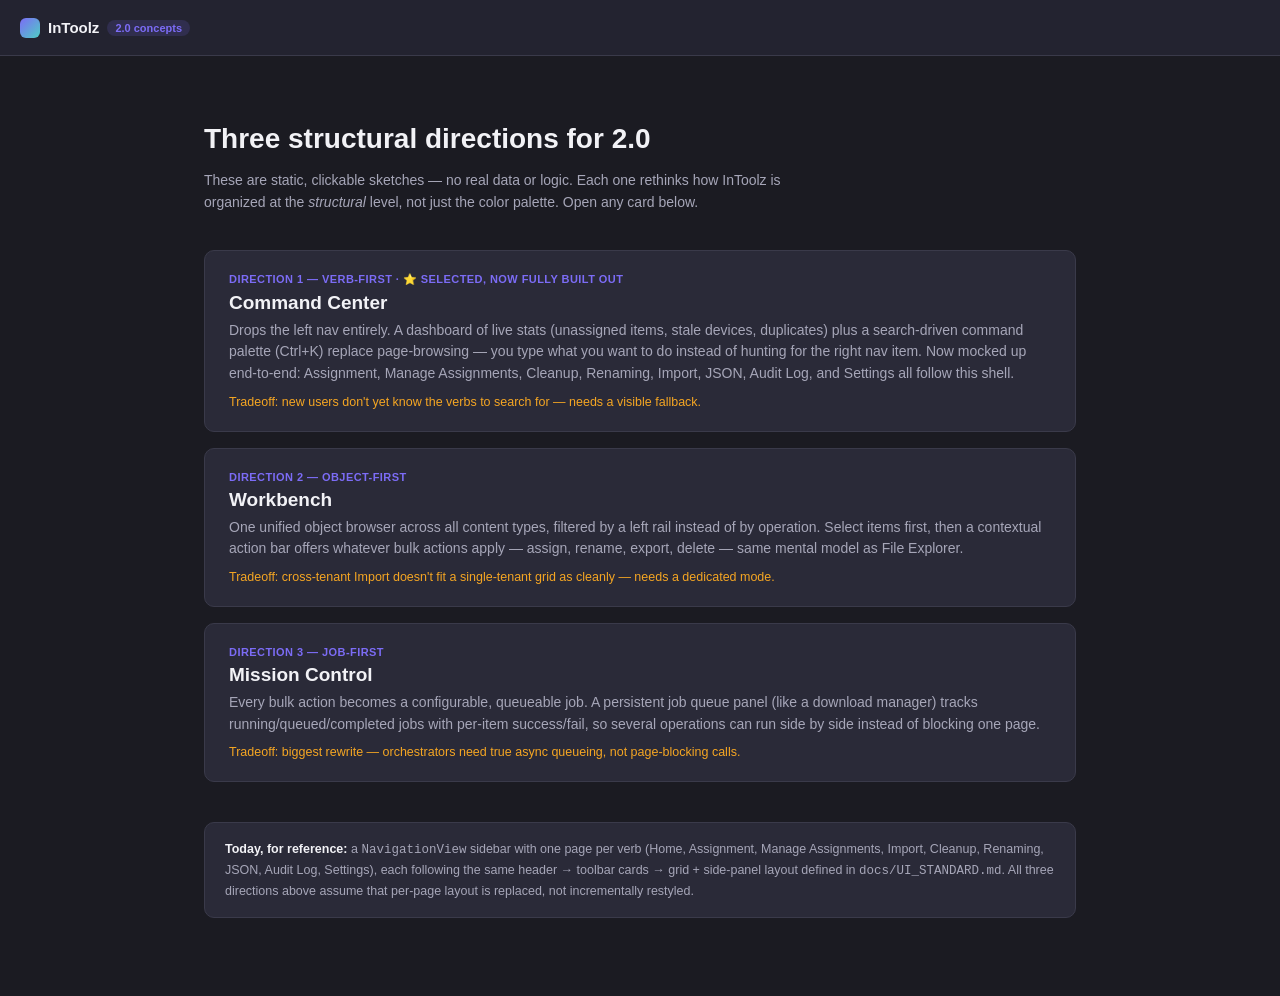
<file: design-concepts/index.html>
<!doctype html>
<html lang="en">
<head>
<meta charset="utf-8">
<title>InToolz 2.0 — UI Concepts</title>
<link rel="stylesheet" href="style.css">
<style>
  .wrap { max-width: 920px; margin: 0 auto; padding: 48px 24px 80px; }
  h1 { font-size: 28px; margin-bottom: 4px; }
  .lede { color: var(--text-muted); margin-bottom: 36px; max-width: 640px; line-height: 1.6; }
  .concepts { display: flex; flex-direction: column; gap: 16px; }
  .concept-card {
    display: block;
    padding: 22px 24px;
    transition: transform .15s ease;
  }
  .concept-card:hover { transform: translateX(4px); }
  .concept-card .tag { font-size: 11px; font-weight: 700; letter-spacing: .04em; text-transform: uppercase; color: var(--accent); margin-bottom: 6px; }
  .concept-card h2 { margin: 0 0 6px; font-size: 19px; }
  .concept-card p { margin: 0 0 10px; color: var(--text-muted); line-height: 1.55; }
  .concept-card .tradeoff { font-size: 12.5px; color: var(--warning); }
  .current { margin-top: 40px; padding: 16px 20px; font-size: 12.5px; color: var(--text-muted); line-height: 1.6; }
  .current b { color: var(--text); }
</style>
</head>
<body>
<div class="topbar">
  <div class="logo"><span class="dot"></span> InToolz <span class="version-chip">2.0 concepts</span></div>
</div>
<div class="wrap">
  <h1>Three structural directions for 2.0</h1>
  <p class="lede">These are static, clickable sketches — no real data or logic. Each one rethinks how
  InToolz is organized at the <em>structural</em> level, not just the color palette. Open any card below.</p>

  <div class="concepts">
    <a class="concept-card card" href="concept-1-command-center.html">
      <div class="tag">Direction 1 — Verb-first · ⭐ selected, now fully built out</div>
      <h2>Command Center</h2>
      <p>Drops the left nav entirely. A dashboard of live stats (unassigned items, stale devices, duplicates)
      plus a search-driven command palette (Ctrl+K) replace page-browsing — you type what you want to do
      instead of hunting for the right nav item. Now mocked up end-to-end: Assignment, Manage Assignments,
      Cleanup, Renaming, Import, JSON, Audit Log, and Settings all follow this shell.</p>
      <div class="tradeoff">Tradeoff: new users don't yet know the verbs to search for — needs a visible fallback.</div>
    </a>

    <a class="concept-card card" href="concept-2-workbench.html">
      <div class="tag">Direction 2 — Object-first</div>
      <h2>Workbench</h2>
      <p>One unified object browser across all content types, filtered by a left rail instead of by operation.
      Select items first, then a contextual action bar offers whatever bulk actions apply — assign, rename,
      export, delete — same mental model as File Explorer.</p>
      <div class="tradeoff">Tradeoff: cross-tenant Import doesn't fit a single-tenant grid as cleanly — needs a dedicated mode.</div>
    </a>

    <a class="concept-card card" href="concept-3-job-queue.html">
      <div class="tag">Direction 3 — Job-first</div>
      <h2>Mission Control</h2>
      <p>Every bulk action becomes a configurable, queueable job. A persistent job queue panel (like a download
      manager) tracks running/queued/completed jobs with per-item success/fail, so several operations can run
      side by side instead of blocking one page.</p>
      <div class="tradeoff">Tradeoff: biggest rewrite — orchestrators need true async queueing, not page-blocking calls.</div>
    </a>
  </div>

  <div class="current card">
    <b>Today, for reference:</b> a <code>NavigationView</code> sidebar with one page per verb
    (Home, Assignment, Manage Assignments, Import, Cleanup, Renaming, JSON, Audit Log, Settings), each
    following the same header → toolbar cards → grid + side-panel layout defined in
    <code>docs/UI_STANDARD.md</code>. All three directions above assume that per-page layout is replaced,
    not incrementally restyled.
  </div>
</div>
</body>
</html>
</file>
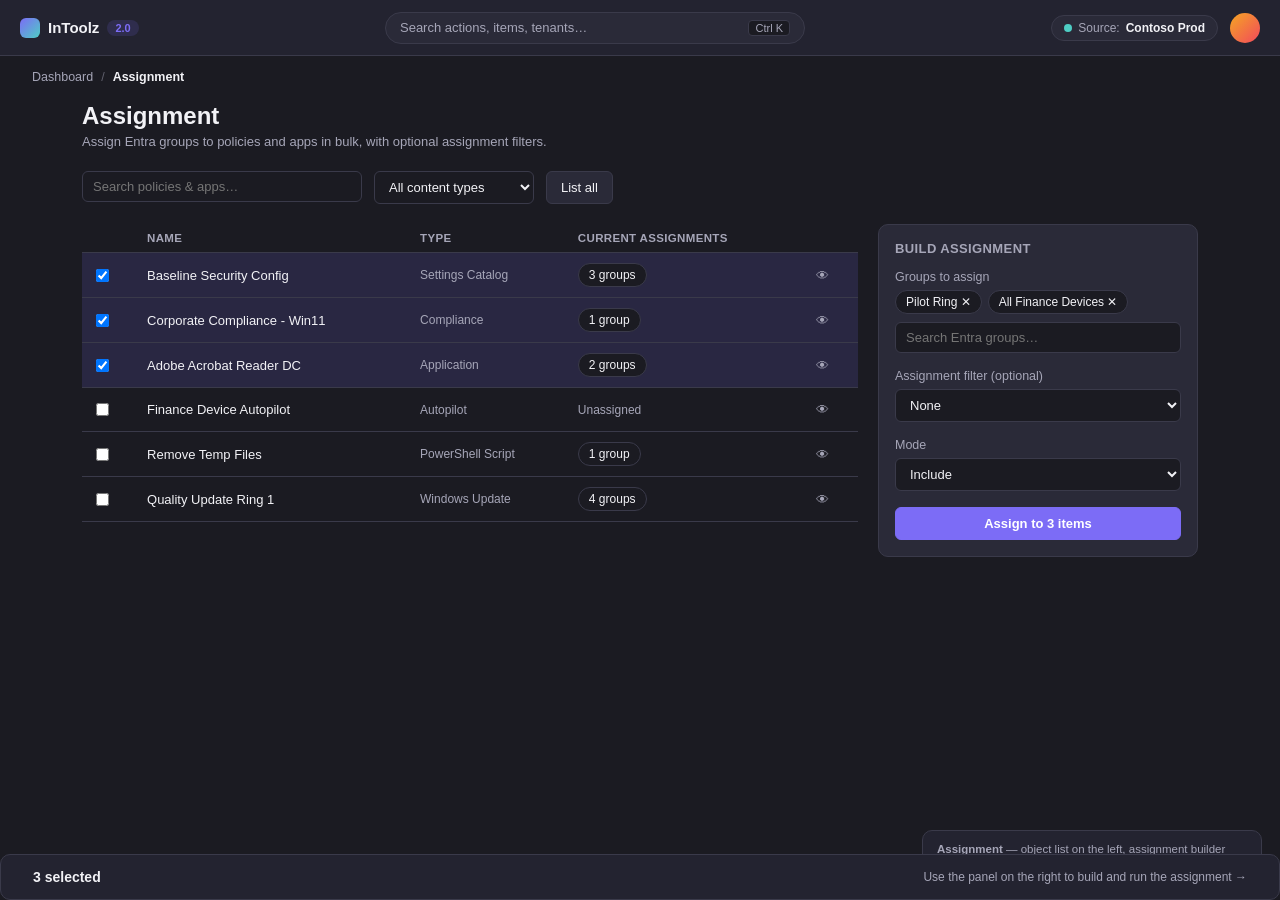
<file: design-concepts/cc-assignment.html>
<!doctype html>
<html lang="en">
<head>
<meta charset="utf-8">
<title>InToolz 2.0 — Assignment</title>
<link rel="stylesheet" href="style.css">
<style>
  .view-btn { background: transparent; border: none; color: var(--text-muted); padding: 4px; }
  .view-btn:hover { color: var(--accent); background: transparent; }
</style>
</head>
<body>
<div class="topbar">
  <div class="left">
    <a class="logo" href="concept-1-command-center.html"><span class="dot"></span> InToolz <span class="version-chip">2.0</span></a>
  </div>
  <div class="cmdbox"><span>Search actions, items, tenants…</span><span class="kbd">Ctrl K</span></div>
  <div class="right">
    <a class="tenant-pill" href="cc-settings.html"><span class="swatch" style="background:#4ecdc4"></span>Source: <b>Contoso Prod</b></a>
    <div class="avatar"></div>
  </div>
</div>
<div class="breadcrumb"><a href="concept-1-command-center.html">Dashboard</a><span class="sep">/</span><span class="current">Assignment</span></div>

<div class="page-wrap">
  <div class="page-head">
    <h1>Assignment</h1>
    <p class="sub">Assign Entra groups to policies and apps in bulk, with optional assignment filters.</p>
  </div>

  <div class="toolbar-row">
    <input type="search" placeholder="Search policies &amp; apps…" style="width:280px">
    <select class="filter-select">
      <option>All content types</option>
      <option>Settings Catalog</option>
      <option>Compliance Policies</option>
      <option>Applications</option>
      <option>Scripts</option>
    </select>
    <button>List all</button>
  </div>

  <div class="content-split">
    <table class="data">
      <thead><tr><th></th><th>Name</th><th>Type</th><th>Current assignments</th><th></th></tr></thead>
      <tbody>
        <tr class="row selected"><td><input type="checkbox" checked></td><td>Baseline Security Config</td><td class="muted-cell">Settings Catalog</td><td><span class="chip">3 groups</span></td><td><button class="view-btn" data-open-modal="view-assignments-modal" onclick="event.stopPropagation()">👁</button></td></tr>
        <tr class="row selected"><td><input type="checkbox" checked></td><td>Corporate Compliance - Win11</td><td class="muted-cell">Compliance</td><td><span class="chip">1 group</span></td><td><button class="view-btn" onclick="event.stopPropagation()">👁</button></td></tr>
        <tr class="row selected"><td><input type="checkbox" checked></td><td>Adobe Acrobat Reader DC</td><td class="muted-cell">Application</td><td><span class="chip">2 groups</span></td><td><button class="view-btn" onclick="event.stopPropagation()">👁</button></td></tr>
        <tr class="row"><td><input type="checkbox"></td><td>Finance Device Autopilot</td><td class="muted-cell">Autopilot</td><td><span class="muted-cell">Unassigned</span></td><td><button class="view-btn" onclick="event.stopPropagation()">👁</button></td></tr>
        <tr class="row"><td><input type="checkbox"></td><td>Remove Temp Files</td><td class="muted-cell">PowerShell Script</td><td><span class="chip">1 group</span></td><td><button class="view-btn" onclick="event.stopPropagation()">👁</button></td></tr>
        <tr class="row"><td><input type="checkbox"></td><td>Quality Update Ring 1</td><td class="muted-cell">Windows Update</td><td><span class="chip">4 groups</span></td><td><button class="view-btn" onclick="event.stopPropagation()">👁</button></td></tr>
      </tbody>
    </table>

    <div class="card side-panel">
      <h3>Build assignment</h3>
      <div class="field">
        <label>Groups to assign</label>
        <div class="chip-row" style="margin-bottom:8px">
          <span class="chip removable">Pilot Ring ✕</span>
          <span class="chip removable">All Finance Devices ✕</span>
        </div>
        <input type="text" placeholder="Search Entra groups…">
      </div>
      <div class="field">
        <label>Assignment filter (optional)</label>
        <select style="width:100%"><option>None</option><option>Corp-owned devices</option><option>Windows 11 only</option></select>
      </div>
      <div class="field">
        <label>Mode</label>
        <select style="width:100%"><option>Include</option><option>Exclude</option></select>
      </div>
      <button class="primary" style="width:100%; justify-content:center;">Assign to 3 items</button>
    </div>
  </div>
</div>

<div class="action-bar card" style="display:none">
  <span class="count">3 selected</span>
  <div class="spacer"></div>
  <span class="muted-cell">Use the panel on the right to build and run the assignment →</span>
</div>

<div class="page-footer-note">
  <b>Assignment</b> — object list on the left, assignment builder always visible on the right.
  <a href="concept-1-command-center.html">← back to dashboard</a>
</div>

<div class="overlay" id="palette-overlay">
  <div class="palette">
    <input type="text" placeholder="Type a command…" autofocus>
    <div class="results">
      <a class="result" href="cc-assignment.html"><span class="glyph">🎯</span><span class="label">Assign group to apps or policies…</span><span class="hint">Assignment</span></a>
      <a class="result" href="cc-cleanup.html"><span class="glyph">🧹</span><span class="label">Find unassigned items…</span><span class="hint">Cleanup</span></a>
      <a class="result" href="cc-cleanup.html"><span class="glyph">🧹</span><span class="label">Find duplicate names…</span><span class="hint">Cleanup</span></a>
      <a class="result" href="cc-renaming.html"><span class="glyph">✏️</span><span class="label">Rename items…</span><span class="hint">Renaming</span></a>
      <a class="result" href="cc-import.html"><span class="glyph">📥</span><span class="label">Import policies to another tenant…</span><span class="hint">Import</span></a>
      <a class="result" href="cc-manage-assignments.html"><span class="glyph">🔗</span><span class="label">Remove existing assignments…</span><span class="hint">Manage Assignments</span></a>
      <a class="result" href="cc-json.html"><span class="glyph">📄</span><span class="label">Export selected items to JSON…</span><span class="hint">JSON</span></a>
      <a class="result" href="cc-audit-log.html"><span class="glyph">📋</span><span class="label">View recent tenant changes…</span><span class="hint">Audit Log</span></a>
      <a class="result" href="cc-settings.html"><span class="glyph">⚙️</span><span class="label">Switch tenants / sign in…</span><span class="hint">Settings</span></a>
    </div>
  </div>
</div>

<div class="modal-overlay" id="view-assignments-modal">
  <div class="modal">
    <h2>👁 Current assignments</h2>
    <p><b>Baseline Security Config</b> is currently assigned to:</p>
    <div class="chip-row" style="margin-bottom:16px">
      <span class="chip">All Finance Devices</span>
      <span class="chip">Pilot Ring</span>
      <span class="chip">Executives</span>
    </div>
    <div class="modal-actions"><button data-close-modal>Close</button></div>
  </div>
</div>

<script src="shell.js" defer></script>
</body>
</html>
</file>
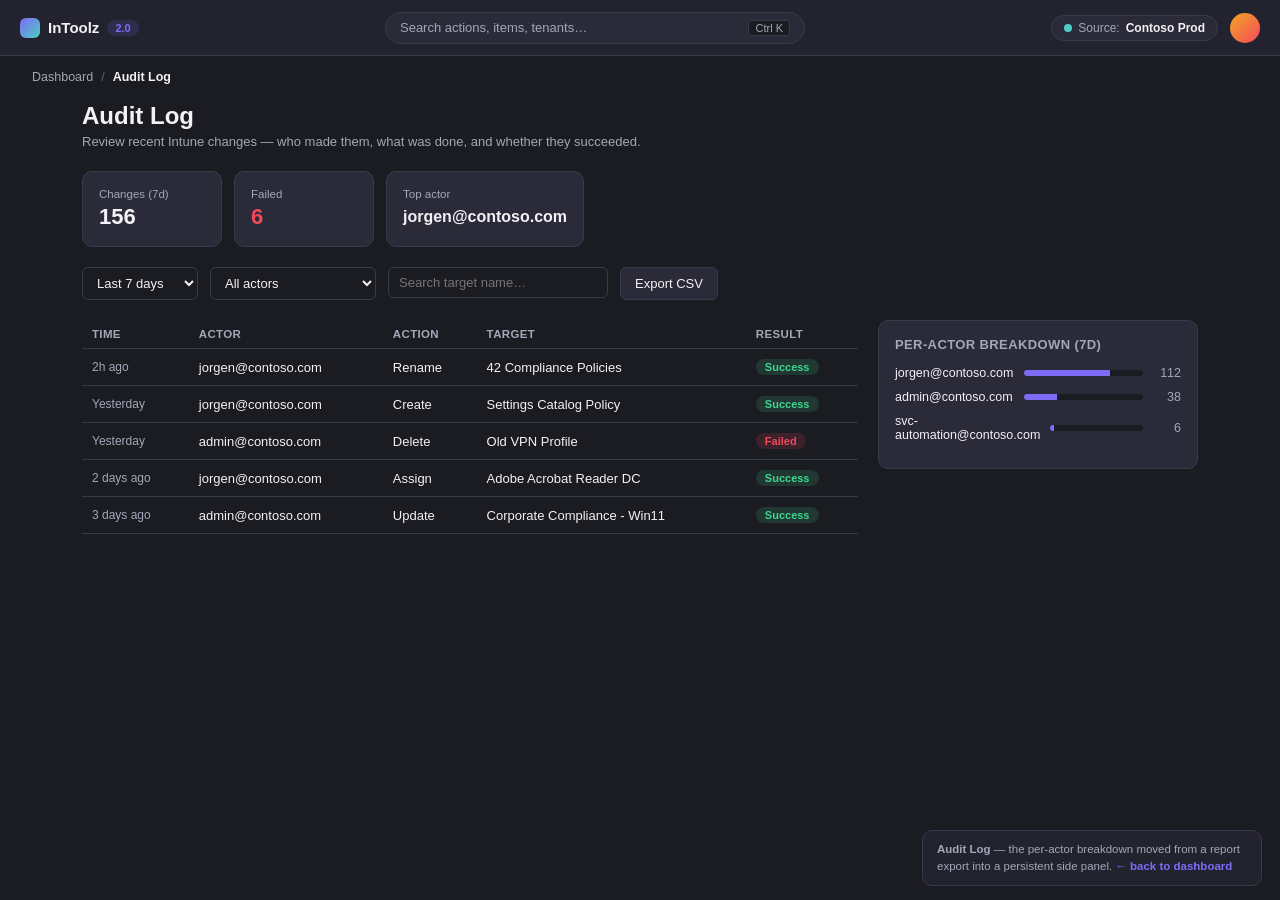
<file: design-concepts/cc-audit-log.html>
<!doctype html>
<html lang="en">
<head>
<meta charset="utf-8">
<title>InToolz 2.0 — Audit Log</title>
<link rel="stylesheet" href="style.css">
<style>
  .breakdown-row { display: flex; align-items: center; gap: 10px; margin-bottom: 10px; font-size: 12.5px; }
  .breakdown-row .name { flex: 1; }
  .breakdown-row .bar-track { flex: 1; height: 6px; border-radius: 3px; background: var(--bg); overflow: hidden; }
  .breakdown-row .bar-fill { height: 100%; background: var(--accent); }
  .breakdown-row .n { width: 28px; text-align: right; color: var(--text-muted); }
</style>
</head>
<body>
<div class="topbar">
  <div class="left">
    <a class="logo" href="concept-1-command-center.html"><span class="dot"></span> InToolz <span class="version-chip">2.0</span></a>
  </div>
  <div class="cmdbox"><span>Search actions, items, tenants…</span><span class="kbd">Ctrl K</span></div>
  <div class="right">
    <a class="tenant-pill" href="cc-settings.html"><span class="swatch" style="background:#4ecdc4"></span>Source: <b>Contoso Prod</b></a>
    <div class="avatar"></div>
  </div>
</div>
<div class="breadcrumb"><a href="concept-1-command-center.html">Dashboard</a><span class="sep">/</span><span class="current">Audit Log</span></div>

<div class="page-wrap">
  <div class="page-head">
    <h1>Audit Log</h1>
    <p class="sub">Review recent Intune changes — who made them, what was done, and whether they succeeded.</p>
  </div>

  <div class="stat-mini-row">
    <div class="card stat-mini"><div class="label">Changes (7d)</div><div class="value">156</div></div>
    <div class="card stat-mini"><div class="label">Failed</div><div class="value" style="color:var(--danger)">6</div></div>
    <div class="card stat-mini"><div class="label">Top actor</div><div class="value" style="font-size:16px; padding-top:4px;">jorgen@contoso.com</div></div>
  </div>

  <div class="toolbar-row">
    <select class="filter-select"><option>Last 7 days</option><option>Last 1 day</option><option>Last 14 days</option><option>Last 30 days</option></select>
    <select class="filter-select"><option>All actors</option><option>jorgen@contoso.com</option><option>admin@contoso.com</option></select>
    <input type="search" placeholder="Search target name…" style="width:220px">
    <button>Export CSV</button>
  </div>

  <div class="content-split">
    <table class="data">
      <thead><tr><th>Time</th><th>Actor</th><th>Action</th><th>Target</th><th>Result</th></tr></thead>
      <tbody>
        <tr><td class="muted-cell">2h ago</td><td>jorgen@contoso.com</td><td>Rename</td><td>42 Compliance Policies</td><td><span class="badge success">Success</span></td></tr>
        <tr><td class="muted-cell">Yesterday</td><td>jorgen@contoso.com</td><td>Create</td><td>Settings Catalog Policy</td><td><span class="badge success">Success</span></td></tr>
        <tr><td class="muted-cell">Yesterday</td><td>admin@contoso.com</td><td>Delete</td><td>Old VPN Profile</td><td><span class="badge danger">Failed</span></td></tr>
        <tr><td class="muted-cell">2 days ago</td><td>jorgen@contoso.com</td><td>Assign</td><td>Adobe Acrobat Reader DC</td><td><span class="badge success">Success</span></td></tr>
        <tr><td class="muted-cell">3 days ago</td><td>admin@contoso.com</td><td>Update</td><td>Corporate Compliance - Win11</td><td><span class="badge success">Success</span></td></tr>
      </tbody>
    </table>

    <div class="card side-panel">
      <h3>Per-actor breakdown (7d)</h3>
      <div class="breakdown-row"><span class="name">jorgen@contoso.com</span><div class="bar-track"><div class="bar-fill" style="width:72%"></div></div><span class="n">112</span></div>
      <div class="breakdown-row"><span class="name">admin@contoso.com</span><div class="bar-track"><div class="bar-fill" style="width:28%"></div></div><span class="n">38</span></div>
      <div class="breakdown-row"><span class="name">svc-automation@contoso.com</span><div class="bar-track"><div class="bar-fill" style="width:4%"></div></div><span class="n">6</span></div>
    </div>
  </div>
</div>

<div class="page-footer-note">
  <b>Audit Log</b> — the per-actor breakdown moved from a report export into a persistent side panel.
  <a href="concept-1-command-center.html">← back to dashboard</a>
</div>

<div class="overlay" id="palette-overlay">
  <div class="palette">
    <input type="text" placeholder="Type a command…" autofocus>
    <div class="results">
      <a class="result" href="cc-assignment.html"><span class="glyph">🎯</span><span class="label">Assign group to apps or policies…</span><span class="hint">Assignment</span></a>
      <a class="result" href="cc-cleanup.html"><span class="glyph">🧹</span><span class="label">Find unassigned items…</span><span class="hint">Cleanup</span></a>
      <a class="result" href="cc-renaming.html"><span class="glyph">✏️</span><span class="label">Rename items…</span><span class="hint">Renaming</span></a>
      <a class="result" href="cc-import.html"><span class="glyph">📥</span><span class="label">Import policies to another tenant…</span><span class="hint">Import</span></a>
      <a class="result" href="cc-manage-assignments.html"><span class="glyph">🔗</span><span class="label">Remove existing assignments…</span><span class="hint">Manage Assignments</span></a>
      <a class="result" href="cc-json.html"><span class="glyph">📄</span><span class="label">Export selected items to JSON…</span><span class="hint">JSON</span></a>
      <a class="result" href="cc-audit-log.html"><span class="glyph">📋</span><span class="label">View recent tenant changes…</span><span class="hint">Audit Log</span></a>
      <a class="result" href="cc-settings.html"><span class="glyph">⚙️</span><span class="label">Switch tenants / sign in…</span><span class="hint">Settings</span></a>
    </div>
  </div>
</div>

<script src="shell.js" defer></script>
</body>
</html>
</file>
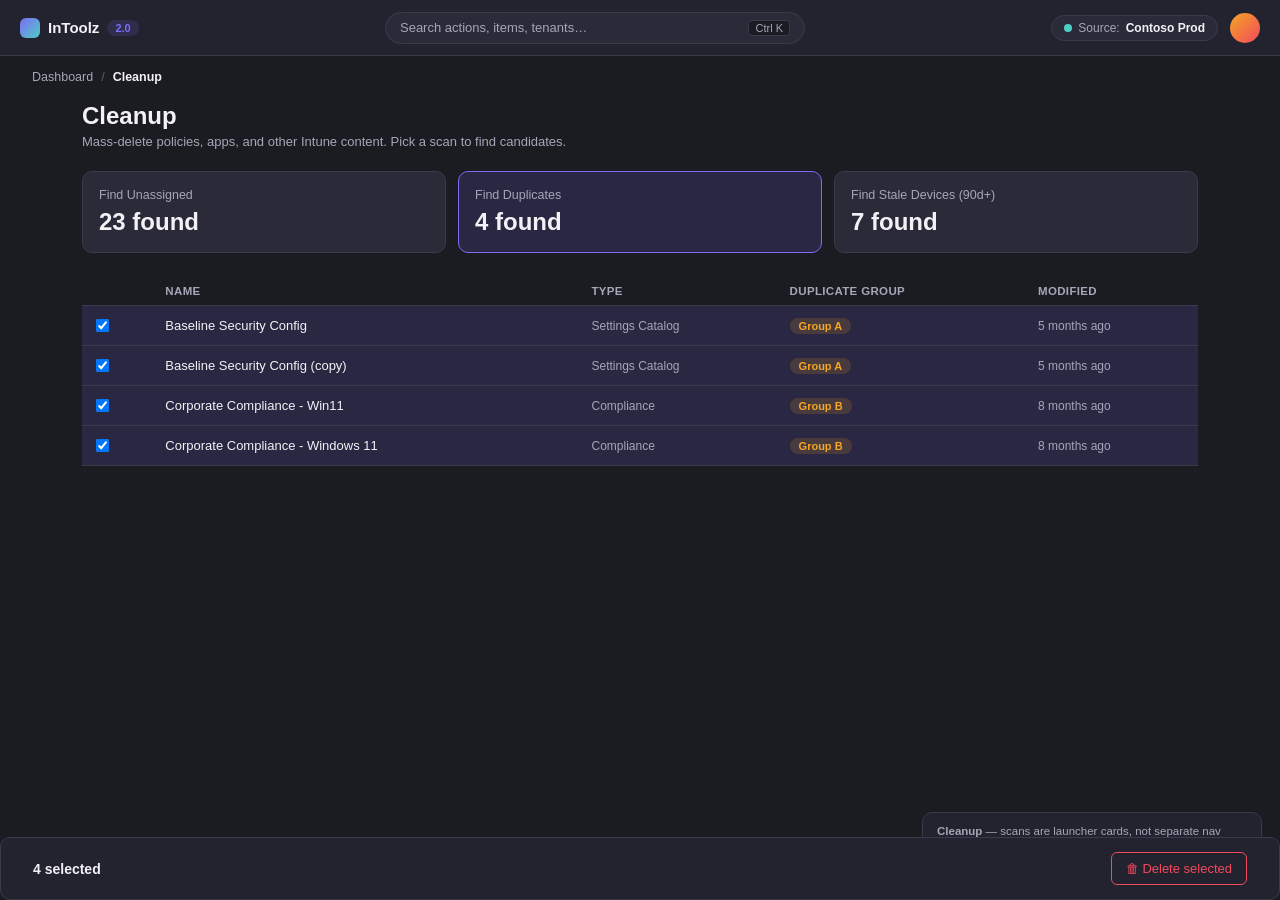
<file: design-concepts/cc-cleanup.html>
<!doctype html>
<html lang="en">
<head>
<meta charset="utf-8">
<title>InToolz 2.0 — Cleanup</title>
<link rel="stylesheet" href="style.css">
<style>
  .scan-grid { display: grid; grid-template-columns: repeat(3, 1fr); gap: 12px; margin-bottom: 24px; }
  .scan-card { cursor: pointer; }
  .scan-card.active { border-color: var(--accent); background: var(--accent-soft); }
  .scan-card .label { font-size: 12.5px; color: var(--text-muted); margin-bottom: 6px; }
  .scan-card .value { font-size: 24px; font-weight: 700; }
</style>
</head>
<body>
<div class="topbar">
  <div class="left">
    <a class="logo" href="concept-1-command-center.html"><span class="dot"></span> InToolz <span class="version-chip">2.0</span></a>
  </div>
  <div class="cmdbox"><span>Search actions, items, tenants…</span><span class="kbd">Ctrl K</span></div>
  <div class="right">
    <a class="tenant-pill" href="cc-settings.html"><span class="swatch" style="background:#4ecdc4"></span>Source: <b>Contoso Prod</b></a>
    <div class="avatar"></div>
  </div>
</div>
<div class="breadcrumb"><a href="concept-1-command-center.html">Dashboard</a><span class="sep">/</span><span class="current">Cleanup</span></div>

<div class="page-wrap">
  <div class="page-head">
    <h1>Cleanup</h1>
    <p class="sub">Mass-delete policies, apps, and other Intune content. Pick a scan to find candidates.</p>
  </div>

  <div class="scan-grid">
    <div class="card scan-card">
      <div class="label">Find Unassigned</div>
      <div class="value">23 found</div>
    </div>
    <div class="card scan-card active">
      <div class="label">Find Duplicates</div>
      <div class="value">4 found</div>
    </div>
    <div class="card scan-card">
      <div class="label">Find Stale Devices (90d+)</div>
      <div class="value">7 found</div>
    </div>
  </div>

  <table class="data">
    <thead><tr><th></th><th>Name</th><th>Type</th><th>Duplicate group</th><th>Modified</th></tr></thead>
    <tbody>
      <tr class="row selected"><td><input type="checkbox" checked></td><td>Baseline Security Config</td><td class="muted-cell">Settings Catalog</td><td><span class="badge warning">Group A</span></td><td class="muted-cell">5 months ago</td></tr>
      <tr class="row selected"><td><input type="checkbox" checked></td><td>Baseline Security Config (copy)</td><td class="muted-cell">Settings Catalog</td><td><span class="badge warning">Group A</span></td><td class="muted-cell">5 months ago</td></tr>
      <tr class="row selected"><td><input type="checkbox" checked></td><td>Corporate Compliance - Win11</td><td class="muted-cell">Compliance</td><td><span class="badge warning">Group B</span></td><td class="muted-cell">8 months ago</td></tr>
      <tr class="row selected"><td><input type="checkbox" checked></td><td>Corporate Compliance - Windows 11</td><td class="muted-cell">Compliance</td><td><span class="badge warning">Group B</span></td><td class="muted-cell">8 months ago</td></tr>
    </tbody>
  </table>
</div>

<div class="action-bar card">
  <span class="count">4 selected</span>
  <div class="spacer"></div>
  <button class="destructive" data-open-modal="confirm-delete-modal">🗑 Delete selected</button>
</div>

<div class="page-footer-note">
  <b>Cleanup</b> — scans are launcher cards, not separate nav items; results drop straight into the same table + action bar pattern used everywhere.
  <a href="concept-1-command-center.html">← back to dashboard</a>
</div>

<div class="overlay" id="palette-overlay">
  <div class="palette">
    <input type="text" placeholder="Type a command…" autofocus>
    <div class="results">
      <a class="result" href="cc-assignment.html"><span class="glyph">🎯</span><span class="label">Assign group to apps or policies…</span><span class="hint">Assignment</span></a>
      <a class="result" href="cc-cleanup.html"><span class="glyph">🧹</span><span class="label">Find unassigned items…</span><span class="hint">Cleanup</span></a>
      <a class="result" href="cc-cleanup.html"><span class="glyph">🧹</span><span class="label">Find stale devices…</span><span class="hint">Cleanup</span></a>
      <a class="result" href="cc-renaming.html"><span class="glyph">✏️</span><span class="label">Rename items…</span><span class="hint">Renaming</span></a>
      <a class="result" href="cc-import.html"><span class="glyph">📥</span><span class="label">Import policies to another tenant…</span><span class="hint">Import</span></a>
      <a class="result" href="cc-manage-assignments.html"><span class="glyph">🔗</span><span class="label">Remove existing assignments…</span><span class="hint">Manage Assignments</span></a>
      <a class="result" href="cc-json.html"><span class="glyph">📄</span><span class="label">Export selected items to JSON…</span><span class="hint">JSON</span></a>
      <a class="result" href="cc-audit-log.html"><span class="glyph">📋</span><span class="label">View recent tenant changes…</span><span class="hint">Audit Log</span></a>
      <a class="result" href="cc-settings.html"><span class="glyph">⚙️</span><span class="label">Switch tenants / sign in…</span><span class="hint">Settings</span></a>
    </div>
  </div>
</div>

<div class="modal-overlay" id="confirm-delete-modal">
  <div class="modal">
    <h2>🗑 Permanently delete 4 items?</h2>
    <p>This deletes the following from <b>Contoso Prod</b>. This action cannot be undone.</p>
    <div class="consequence">
      Baseline Security Config · Baseline Security Config (copy)<br>
      Corporate Compliance - Win11 · Corporate Compliance - Windows 11<br><br>
      <b>2 of these are currently assigned</b> — deleting them removes the policy from every device in their assigned groups.
    </div>
    <input type="text" placeholder="Type DELETE to confirm">
    <div class="modal-actions">
      <button data-close-modal>Cancel</button>
      <button class="destructive" data-close-modal>Delete 4 items</button>
    </div>
  </div>
</div>

<script src="shell.js" defer></script>
</body>
</html>
</file>
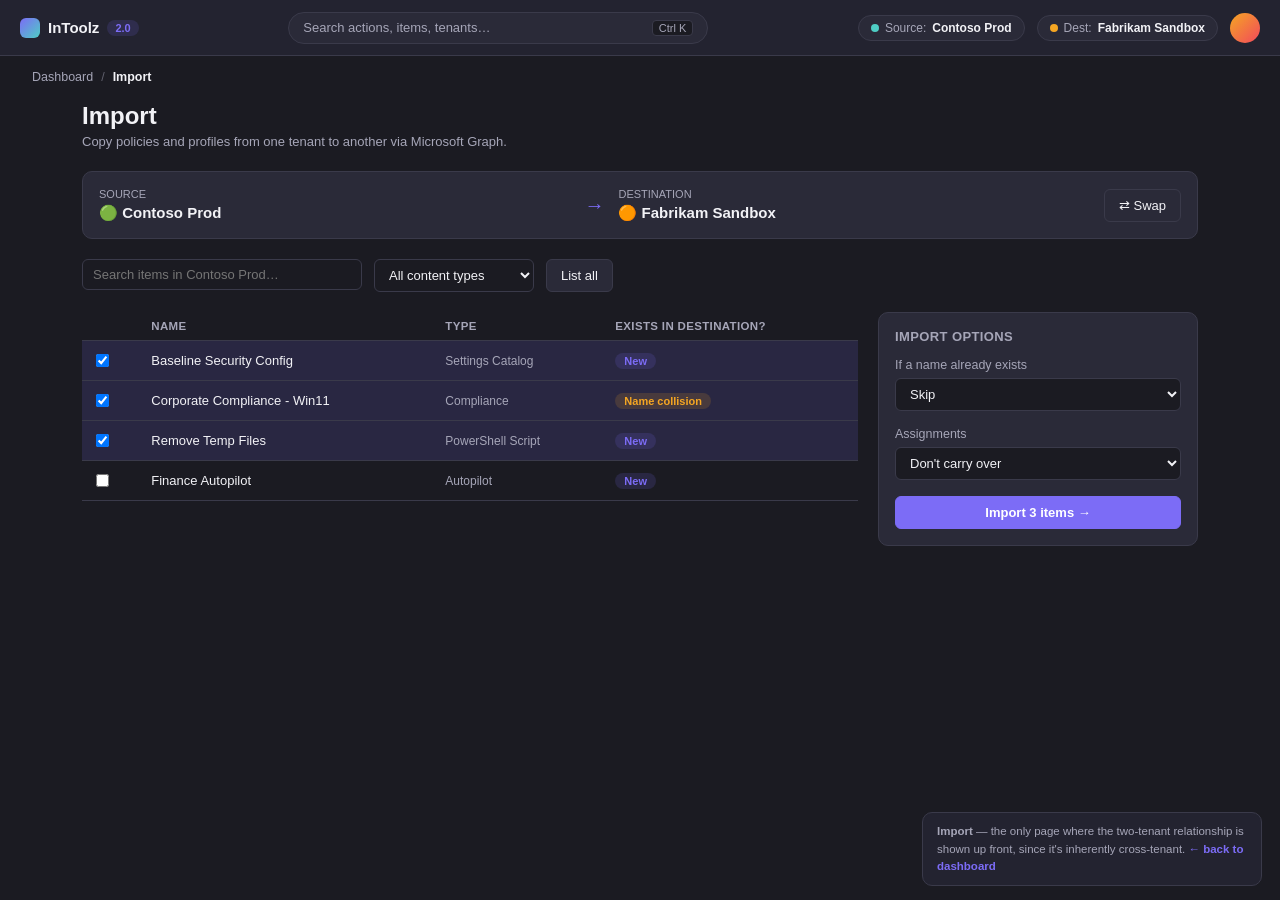
<file: design-concepts/cc-import.html>
<!doctype html>
<html lang="en">
<head>
<meta charset="utf-8">
<title>InToolz 2.0 — Import</title>
<link rel="stylesheet" href="style.css">
<style>
  .tenant-flow { display: flex; align-items: center; gap: 14px; margin-bottom: 20px; }
  .tenant-flow .tenant-box { flex: 1; }
  .tenant-flow .tenant-box .tag { font-size: 11px; text-transform: uppercase; color: var(--text-muted); margin-bottom: 4px; }
  .tenant-flow .tenant-box .name { font-weight: 600; font-size: 15px; }
  .tenant-flow .arrow { font-size: 20px; color: var(--accent); }
</style>
</head>
<body>
<div class="topbar">
  <div class="left">
    <a class="logo" href="concept-1-command-center.html"><span class="dot"></span> InToolz <span class="version-chip">2.0</span></a>
  </div>
  <div class="cmdbox"><span>Search actions, items, tenants…</span><span class="kbd">Ctrl K</span></div>
  <div class="right">
    <a class="tenant-pill" href="cc-settings.html"><span class="swatch" style="background:#4ecdc4"></span>Source: <b>Contoso Prod</b></a>
    <a class="tenant-pill" href="cc-settings.html"><span class="swatch" style="background:#f5a623"></span>Dest: <b>Fabrikam Sandbox</b></a>
    <div class="avatar"></div>
  </div>
</div>
<div class="breadcrumb"><a href="concept-1-command-center.html">Dashboard</a><span class="sep">/</span><span class="current">Import</span></div>

<div class="page-wrap">
  <div class="page-head">
    <h1>Import</h1>
    <p class="sub">Copy policies and profiles from one tenant to another via Microsoft Graph.</p>
  </div>

  <div class="card tenant-flow">
    <div class="tenant-box">
      <div class="tag">Source</div>
      <div class="name">🟢 Contoso Prod</div>
    </div>
    <div class="arrow">→</div>
    <div class="tenant-box">
      <div class="tag">Destination</div>
      <div class="name">🟠 Fabrikam Sandbox</div>
    </div>
    <button>⇄ Swap</button>
  </div>

  <div class="toolbar-row">
    <input type="search" placeholder="Search items in Contoso Prod…" style="width:280px">
    <select class="filter-select"><option>All content types</option><option>Settings Catalog</option><option>Compliance Policies</option></select>
    <button>List all</button>
  </div>

  <div class="content-split">
    <table class="data">
      <thead><tr><th></th><th>Name</th><th>Type</th><th>Exists in destination?</th></tr></thead>
      <tbody>
        <tr class="row selected"><td><input type="checkbox" checked></td><td>Baseline Security Config</td><td class="muted-cell">Settings Catalog</td><td><span class="badge neutral">New</span></td></tr>
        <tr class="row selected"><td><input type="checkbox" checked></td><td>Corporate Compliance - Win11</td><td class="muted-cell">Compliance</td><td><span class="badge warning">Name collision</span></td></tr>
        <tr class="row selected"><td><input type="checkbox" checked></td><td>Remove Temp Files</td><td class="muted-cell">PowerShell Script</td><td><span class="badge neutral">New</span></td></tr>
        <tr class="row"><td><input type="checkbox"></td><td>Finance Autopilot</td><td class="muted-cell">Autopilot</td><td><span class="badge neutral">New</span></td></tr>
      </tbody>
    </table>

    <div class="card side-panel">
      <h3>Import options</h3>
      <div class="field">
        <label>If a name already exists</label>
        <select style="width:100%"><option>Skip</option><option>Rename with suffix</option><option>Overwrite</option></select>
      </div>
      <div class="field">
        <label>Assignments</label>
        <select style="width:100%"><option>Don't carry over</option><option>Re-map matching group names</option></select>
      </div>
      <button class="primary" style="width:100%; justify-content:center;">Import 3 items →</button>
    </div>
  </div>
</div>

<div class="page-footer-note">
  <b>Import</b> — the only page where the two-tenant relationship is shown up front, since it's inherently cross-tenant.
  <a href="concept-1-command-center.html">← back to dashboard</a>
</div>

<div class="overlay" id="palette-overlay">
  <div class="palette">
    <input type="text" placeholder="Type a command…" autofocus>
    <div class="results">
      <a class="result" href="cc-assignment.html"><span class="glyph">🎯</span><span class="label">Assign group to apps or policies…</span><span class="hint">Assignment</span></a>
      <a class="result" href="cc-cleanup.html"><span class="glyph">🧹</span><span class="label">Find unassigned items…</span><span class="hint">Cleanup</span></a>
      <a class="result" href="cc-renaming.html"><span class="glyph">✏️</span><span class="label">Rename items…</span><span class="hint">Renaming</span></a>
      <a class="result" href="cc-import.html"><span class="glyph">📥</span><span class="label">Import policies to another tenant…</span><span class="hint">Import</span></a>
      <a class="result" href="cc-manage-assignments.html"><span class="glyph">🔗</span><span class="label">Remove existing assignments…</span><span class="hint">Manage Assignments</span></a>
      <a class="result" href="cc-json.html"><span class="glyph">📄</span><span class="label">Export selected items to JSON…</span><span class="hint">JSON</span></a>
      <a class="result" href="cc-audit-log.html"><span class="glyph">📋</span><span class="label">View recent tenant changes…</span><span class="hint">Audit Log</span></a>
      <a class="result" href="cc-settings.html"><span class="glyph">⚙️</span><span class="label">Switch tenants / sign in…</span><span class="hint">Settings</span></a>
    </div>
  </div>
</div>

<script src="shell.js" defer></script>
</body>
</html>
</file>
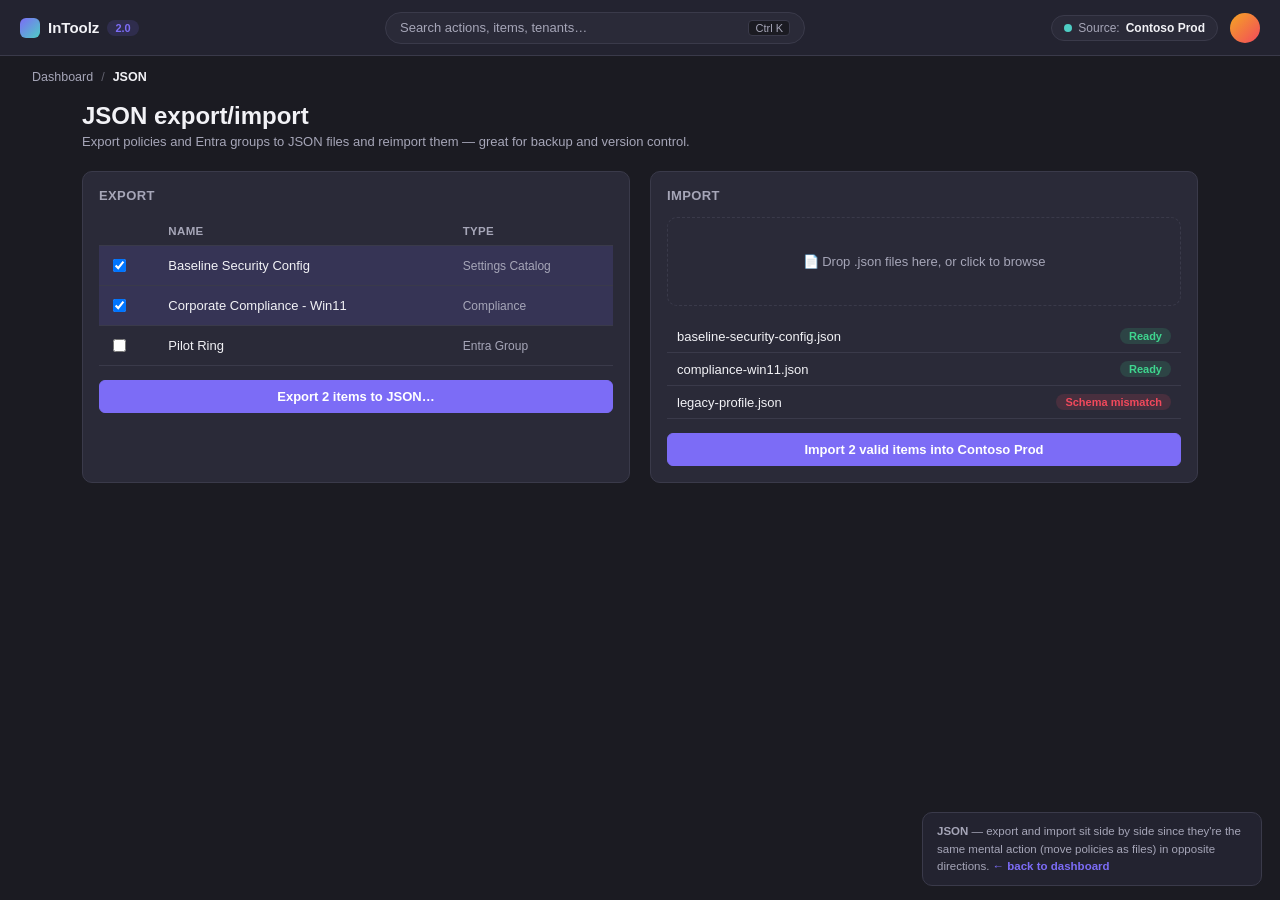
<file: design-concepts/cc-json.html>
<!doctype html>
<html lang="en">
<head>
<meta charset="utf-8">
<title>InToolz 2.0 — JSON</title>
<link rel="stylesheet" href="style.css">
<style>
  .two-col { display: grid; grid-template-columns: 1fr 1fr; gap: 20px; }
  .dropzone {
    border: 1.5px dashed var(--border); border-radius: var(--radius); padding: 36px 16px;
    text-align: center; color: var(--text-muted); font-size: 13px; margin-bottom: 14px;
  }
  .file-row { display: flex; justify-content: space-between; align-items: center; padding: 8px 10px; border-bottom: 1px solid var(--border); font-size: 13px; }
  .file-row:last-child { border-bottom: none; }
</style>
</head>
<body>
<div class="topbar">
  <div class="left">
    <a class="logo" href="concept-1-command-center.html"><span class="dot"></span> InToolz <span class="version-chip">2.0</span></a>
  </div>
  <div class="cmdbox"><span>Search actions, items, tenants…</span><span class="kbd">Ctrl K</span></div>
  <div class="right">
    <a class="tenant-pill" href="cc-settings.html"><span class="swatch" style="background:#4ecdc4"></span>Source: <b>Contoso Prod</b></a>
    <div class="avatar"></div>
  </div>
</div>
<div class="breadcrumb"><a href="concept-1-command-center.html">Dashboard</a><span class="sep">/</span><span class="current">JSON</span></div>

<div class="page-wrap">
  <div class="page-head">
    <h1>JSON export/import</h1>
    <p class="sub">Export policies and Entra groups to JSON files and reimport them — great for backup and version control.</p>
  </div>

  <div class="two-col">
    <div class="card">
      <h3 style="margin:0 0 14px; font-size:13px; text-transform:uppercase; letter-spacing:.03em; color:var(--text-muted);">Export</h3>
      <table class="data">
        <thead><tr><th></th><th>Name</th><th>Type</th></tr></thead>
        <tbody>
          <tr class="row selected"><td><input type="checkbox" checked></td><td>Baseline Security Config</td><td class="muted-cell">Settings Catalog</td></tr>
          <tr class="row selected"><td><input type="checkbox" checked></td><td>Corporate Compliance - Win11</td><td class="muted-cell">Compliance</td></tr>
          <tr class="row"><td><input type="checkbox"></td><td>Pilot Ring</td><td class="muted-cell">Entra Group</td></tr>
        </tbody>
      </table>
      <div style="margin-top:14px">
        <button class="primary" style="width:100%; justify-content:center;">Export 2 items to JSON…</button>
      </div>
    </div>

    <div class="card">
      <h3 style="margin:0 0 14px; font-size:13px; text-transform:uppercase; letter-spacing:.03em; color:var(--text-muted);">Import</h3>
      <div class="dropzone">📄 Drop .json files here, or click to browse</div>
      <div class="file-row"><span>baseline-security-config.json</span><span class="badge success">Ready</span></div>
      <div class="file-row"><span>compliance-win11.json</span><span class="badge success">Ready</span></div>
      <div class="file-row"><span>legacy-profile.json</span><span class="badge danger">Schema mismatch</span></div>
      <div style="margin-top:14px">
        <button class="primary" style="width:100%; justify-content:center;">Import 2 valid items into Contoso Prod</button>
      </div>
    </div>
  </div>
</div>

<div class="page-footer-note">
  <b>JSON</b> — export and import sit side by side since they're the same mental action (move policies as files) in opposite directions.
  <a href="concept-1-command-center.html">← back to dashboard</a>
</div>

<div class="overlay" id="palette-overlay">
  <div class="palette">
    <input type="text" placeholder="Type a command…" autofocus>
    <div class="results">
      <a class="result" href="cc-assignment.html"><span class="glyph">🎯</span><span class="label">Assign group to apps or policies…</span><span class="hint">Assignment</span></a>
      <a class="result" href="cc-cleanup.html"><span class="glyph">🧹</span><span class="label">Find unassigned items…</span><span class="hint">Cleanup</span></a>
      <a class="result" href="cc-renaming.html"><span class="glyph">✏️</span><span class="label">Rename items…</span><span class="hint">Renaming</span></a>
      <a class="result" href="cc-import.html"><span class="glyph">📥</span><span class="label">Import policies to another tenant…</span><span class="hint">Import</span></a>
      <a class="result" href="cc-manage-assignments.html"><span class="glyph">🔗</span><span class="label">Remove existing assignments…</span><span class="hint">Manage Assignments</span></a>
      <a class="result" href="cc-json.html"><span class="glyph">📄</span><span class="label">Export selected items to JSON…</span><span class="hint">JSON</span></a>
      <a class="result" href="cc-audit-log.html"><span class="glyph">📋</span><span class="label">View recent tenant changes…</span><span class="hint">Audit Log</span></a>
      <a class="result" href="cc-settings.html"><span class="glyph">⚙️</span><span class="label">Switch tenants / sign in…</span><span class="hint">Settings</span></a>
    </div>
  </div>
</div>

<script src="shell.js" defer></script>
</body>
</html>
</file>
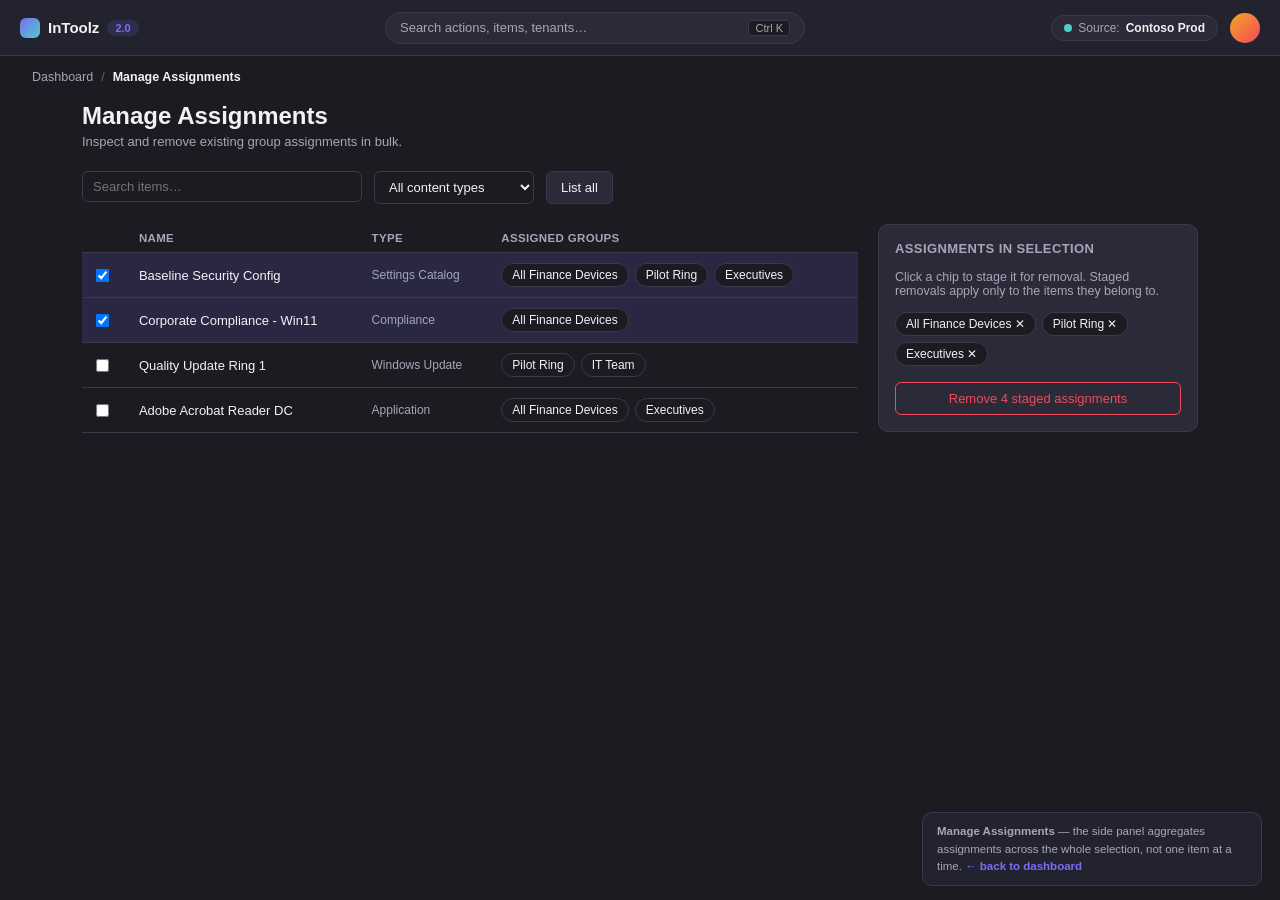
<file: design-concepts/cc-manage-assignments.html>
<!doctype html>
<html lang="en">
<head>
<meta charset="utf-8">
<title>InToolz 2.0 — Manage Assignments</title>
<link rel="stylesheet" href="style.css">
</head>
<body>
<div class="topbar">
  <div class="left">
    <a class="logo" href="concept-1-command-center.html"><span class="dot"></span> InToolz <span class="version-chip">2.0</span></a>
  </div>
  <div class="cmdbox"><span>Search actions, items, tenants…</span><span class="kbd">Ctrl K</span></div>
  <div class="right">
    <a class="tenant-pill" href="cc-settings.html"><span class="swatch" style="background:#4ecdc4"></span>Source: <b>Contoso Prod</b></a>
    <div class="avatar"></div>
  </div>
</div>
<div class="breadcrumb"><a href="concept-1-command-center.html">Dashboard</a><span class="sep">/</span><span class="current">Manage Assignments</span></div>

<div class="page-wrap">
  <div class="page-head">
    <h1>Manage Assignments</h1>
    <p class="sub">Inspect and remove existing group assignments in bulk.</p>
  </div>

  <div class="toolbar-row">
    <input type="search" placeholder="Search items…" style="width:280px">
    <select class="filter-select"><option>All content types</option><option>Settings Catalog</option><option>Compliance Policies</option><option>Applications</option></select>
    <button>List all</button>
  </div>

  <div class="content-split">
    <table class="data">
      <thead><tr><th></th><th>Name</th><th>Type</th><th>Assigned groups</th></tr></thead>
      <tbody>
        <tr class="row selected"><td><input type="checkbox" checked></td><td>Baseline Security Config</td><td class="muted-cell">Settings Catalog</td><td><div class="chip-row"><span class="chip">All Finance Devices</span><span class="chip">Pilot Ring</span><span class="chip">Executives</span></div></td></tr>
        <tr class="row selected"><td><input type="checkbox" checked></td><td>Corporate Compliance - Win11</td><td class="muted-cell">Compliance</td><td><div class="chip-row"><span class="chip">All Finance Devices</span></div></td></tr>
        <tr class="row"><td><input type="checkbox"></td><td>Quality Update Ring 1</td><td class="muted-cell">Windows Update</td><td><div class="chip-row"><span class="chip">Pilot Ring</span><span class="chip">IT Team</span></div></td></tr>
        <tr class="row"><td><input type="checkbox"></td><td>Adobe Acrobat Reader DC</td><td class="muted-cell">Application</td><td><div class="chip-row"><span class="chip">All Finance Devices</span><span class="chip">Executives</span></div></td></tr>
      </tbody>
    </table>

    <div class="card side-panel">
      <h3>Assignments in selection</h3>
      <p style="font-size:12.5px; color:var(--text-muted); margin:0 0 14px;">Click a chip to stage it for removal. Staged removals apply only to the items they belong to.</p>
      <div class="chip-row" style="margin-bottom:16px">
        <span class="chip removable">All Finance Devices ✕</span>
        <span class="chip removable">Pilot Ring ✕</span>
        <span class="chip removable">Executives ✕</span>
      </div>
      <button class="destructive" style="width:100%; justify-content:center;" data-open-modal="confirm-remove-modal">Remove 4 staged assignments</button>
    </div>
  </div>
</div>

<div class="page-footer-note">
  <b>Manage Assignments</b> — the side panel aggregates assignments across the whole selection, not one item at a time.
  <a href="concept-1-command-center.html">← back to dashboard</a>
</div>

<div class="overlay" id="palette-overlay">
  <div class="palette">
    <input type="text" placeholder="Type a command…" autofocus>
    <div class="results">
      <a class="result" href="cc-assignment.html"><span class="glyph">🎯</span><span class="label">Assign group to apps or policies…</span><span class="hint">Assignment</span></a>
      <a class="result" href="cc-cleanup.html"><span class="glyph">🧹</span><span class="label">Find unassigned items…</span><span class="hint">Cleanup</span></a>
      <a class="result" href="cc-renaming.html"><span class="glyph">✏️</span><span class="label">Rename items…</span><span class="hint">Renaming</span></a>
      <a class="result" href="cc-import.html"><span class="glyph">📥</span><span class="label">Import policies to another tenant…</span><span class="hint">Import</span></a>
      <a class="result" href="cc-manage-assignments.html"><span class="glyph">🔗</span><span class="label">Remove existing assignments…</span><span class="hint">Manage Assignments</span></a>
      <a class="result" href="cc-json.html"><span class="glyph">📄</span><span class="label">Export selected items to JSON…</span><span class="hint">JSON</span></a>
      <a class="result" href="cc-audit-log.html"><span class="glyph">📋</span><span class="label">View recent tenant changes…</span><span class="hint">Audit Log</span></a>
      <a class="result" href="cc-settings.html"><span class="glyph">⚙️</span><span class="label">Switch tenants / sign in…</span><span class="hint">Settings</span></a>
    </div>
  </div>
</div>

<div class="modal-overlay" id="confirm-remove-modal">
  <div class="modal">
    <h2>🔗 Remove 4 assignments?</h2>
    <p>This removes the following group assignments from 2 items in <b>Contoso Prod</b>:</p>
    <div class="consequence">
      <b>Baseline Security Config</b> loses: All Finance Devices, Pilot Ring, Executives<br>
      <b>Corporate Compliance - Win11</b> loses: All Finance Devices
    </div>
    <p style="margin-bottom:4px">Devices in these groups will stop receiving these policies. This cannot be undone automatically — you'd need to re-assign manually.</p>
    <div class="modal-actions">
      <button data-close-modal>Cancel</button>
      <button class="destructive" data-close-modal>Remove 4 assignments</button>
    </div>
  </div>
</div>

<script src="shell.js" defer></script>
</body>
</html>
</file>
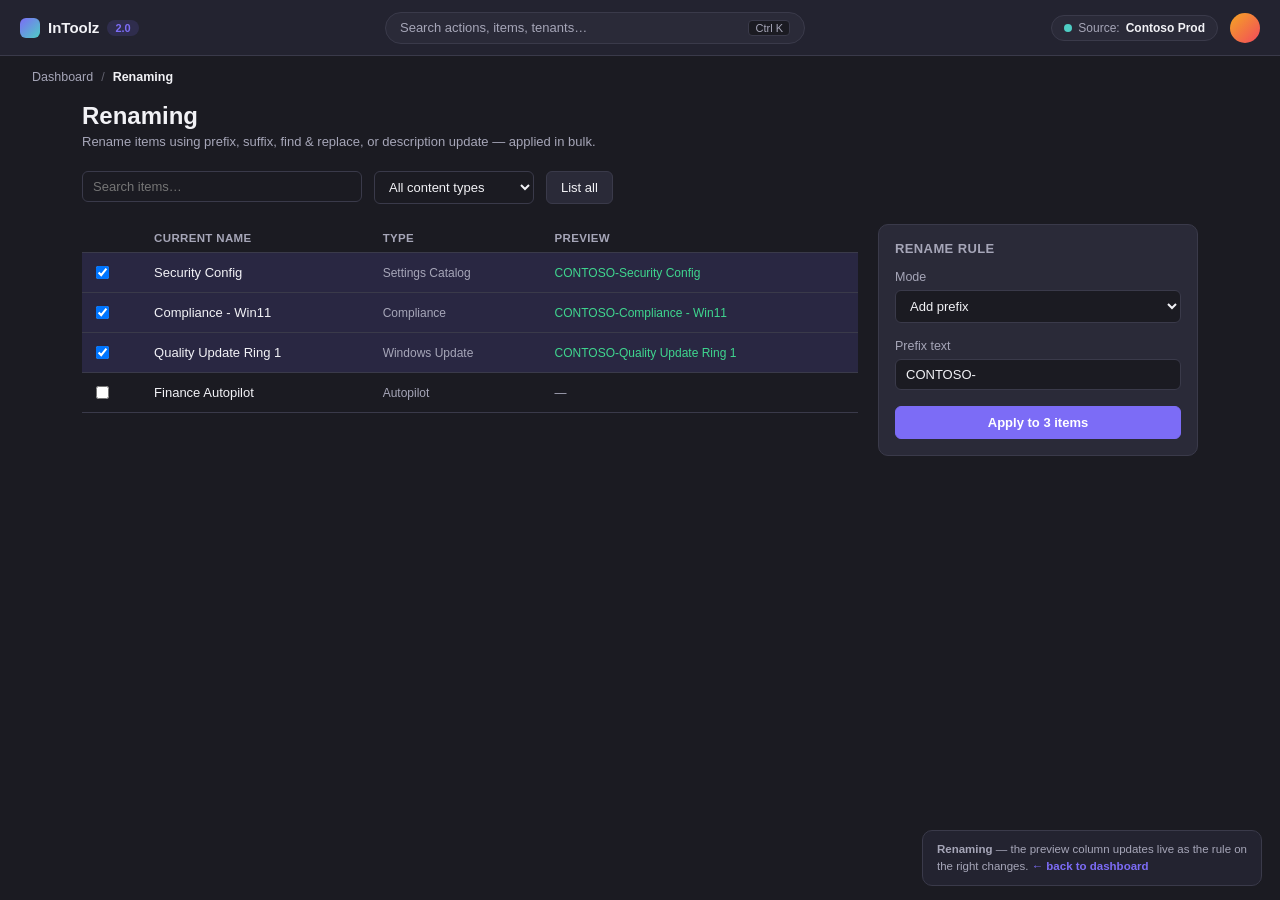
<file: design-concepts/cc-renaming.html>
<!doctype html>
<html lang="en">
<head>
<meta charset="utf-8">
<title>InToolz 2.0 — Renaming</title>
<link rel="stylesheet" href="style.css">
<style>
  .rule-fields { display: none; }
  .rule-fields.active { display: block; }
  .preview-name { color: var(--success); font-size: 12px; }
</style>
</head>
<body>
<div class="topbar">
  <div class="left">
    <a class="logo" href="concept-1-command-center.html"><span class="dot"></span> InToolz <span class="version-chip">2.0</span></a>
  </div>
  <div class="cmdbox"><span>Search actions, items, tenants…</span><span class="kbd">Ctrl K</span></div>
  <div class="right">
    <a class="tenant-pill" href="cc-settings.html"><span class="swatch" style="background:#4ecdc4"></span>Source: <b>Contoso Prod</b></a>
    <div class="avatar"></div>
  </div>
</div>
<div class="breadcrumb"><a href="concept-1-command-center.html">Dashboard</a><span class="sep">/</span><span class="current">Renaming</span></div>

<div class="page-wrap">
  <div class="page-head">
    <h1>Renaming</h1>
    <p class="sub">Rename items using prefix, suffix, find &amp; replace, or description update — applied in bulk.</p>
  </div>

  <div class="toolbar-row">
    <input type="search" placeholder="Search items…" style="width:280px">
    <select class="filter-select"><option>All content types</option><option>Settings Catalog</option><option>Compliance Policies</option></select>
    <button>List all</button>
  </div>

  <div class="content-split">
    <table class="data">
      <thead><tr><th></th><th>Current name</th><th>Type</th><th>Preview</th></tr></thead>
      <tbody>
        <tr class="row selected"><td><input type="checkbox" checked></td><td>Security Config</td><td class="muted-cell">Settings Catalog</td><td class="preview-name">CONTOSO-Security Config</td></tr>
        <tr class="row selected"><td><input type="checkbox" checked></td><td>Compliance - Win11</td><td class="muted-cell">Compliance</td><td class="preview-name">CONTOSO-Compliance - Win11</td></tr>
        <tr class="row selected"><td><input type="checkbox" checked></td><td>Quality Update Ring 1</td><td class="muted-cell">Windows Update</td><td class="preview-name">CONTOSO-Quality Update Ring 1</td></tr>
        <tr class="row"><td><input type="checkbox"></td><td>Finance Autopilot</td><td class="muted-cell">Autopilot</td><td class="muted-cell">—</td></tr>
      </tbody>
    </table>

    <div class="card side-panel">
      <h3>Rename rule</h3>
      <div class="field">
        <label>Mode</label>
        <select id="rename-mode" style="width:100%" onchange="document.querySelectorAll('.rule-fields').forEach(f=>f.classList.remove('active')); document.getElementById('mode-'+this.value).classList.add('active')">
          <option value="prefix">Add prefix</option>
          <option value="suffix">Add suffix</option>
          <option value="findreplace">Find &amp; replace</option>
          <option value="description">Update description</option>
        </select>
      </div>

      <div class="rule-fields active" id="mode-prefix">
        <div class="field"><label>Prefix text</label><input type="text" value="CONTOSO-" style="width:100%"></div>
      </div>
      <div class="rule-fields" id="mode-suffix">
        <div class="field"><label>Suffix text</label><input type="text" placeholder="-ARCHIVED" style="width:100%"></div>
      </div>
      <div class="rule-fields" id="mode-findreplace">
        <div class="field"><label>Find</label><input type="text" placeholder="Old" style="width:100%"></div>
        <div class="field"><label>Replace with</label><input type="text" placeholder="New" style="width:100%"></div>
      </div>
      <div class="rule-fields" id="mode-description">
        <div class="field"><label>New description</label><input type="text" placeholder="Managed by IT — do not edit" style="width:100%"></div>
      </div>

      <button class="primary" style="width:100%; justify-content:center;">Apply to 3 items</button>
    </div>
  </div>
</div>

<div class="page-footer-note">
  <b>Renaming</b> — the preview column updates live as the rule on the right changes.
  <a href="concept-1-command-center.html">← back to dashboard</a>
</div>

<div class="overlay" id="palette-overlay">
  <div class="palette">
    <input type="text" placeholder="Type a command…" autofocus>
    <div class="results">
      <a class="result" href="cc-assignment.html"><span class="glyph">🎯</span><span class="label">Assign group to apps or policies…</span><span class="hint">Assignment</span></a>
      <a class="result" href="cc-cleanup.html"><span class="glyph">🧹</span><span class="label">Find unassigned items…</span><span class="hint">Cleanup</span></a>
      <a class="result" href="cc-renaming.html"><span class="glyph">✏️</span><span class="label">Rename items…</span><span class="hint">Renaming</span></a>
      <a class="result" href="cc-import.html"><span class="glyph">📥</span><span class="label">Import policies to another tenant…</span><span class="hint">Import</span></a>
      <a class="result" href="cc-manage-assignments.html"><span class="glyph">🔗</span><span class="label">Remove existing assignments…</span><span class="hint">Manage Assignments</span></a>
      <a class="result" href="cc-json.html"><span class="glyph">📄</span><span class="label">Export selected items to JSON…</span><span class="hint">JSON</span></a>
      <a class="result" href="cc-audit-log.html"><span class="glyph">📋</span><span class="label">View recent tenant changes…</span><span class="hint">Audit Log</span></a>
      <a class="result" href="cc-settings.html"><span class="glyph">⚙️</span><span class="label">Switch tenants / sign in…</span><span class="hint">Settings</span></a>
    </div>
  </div>
</div>

<script src="shell.js" defer></script>
</body>
</html>
</file>
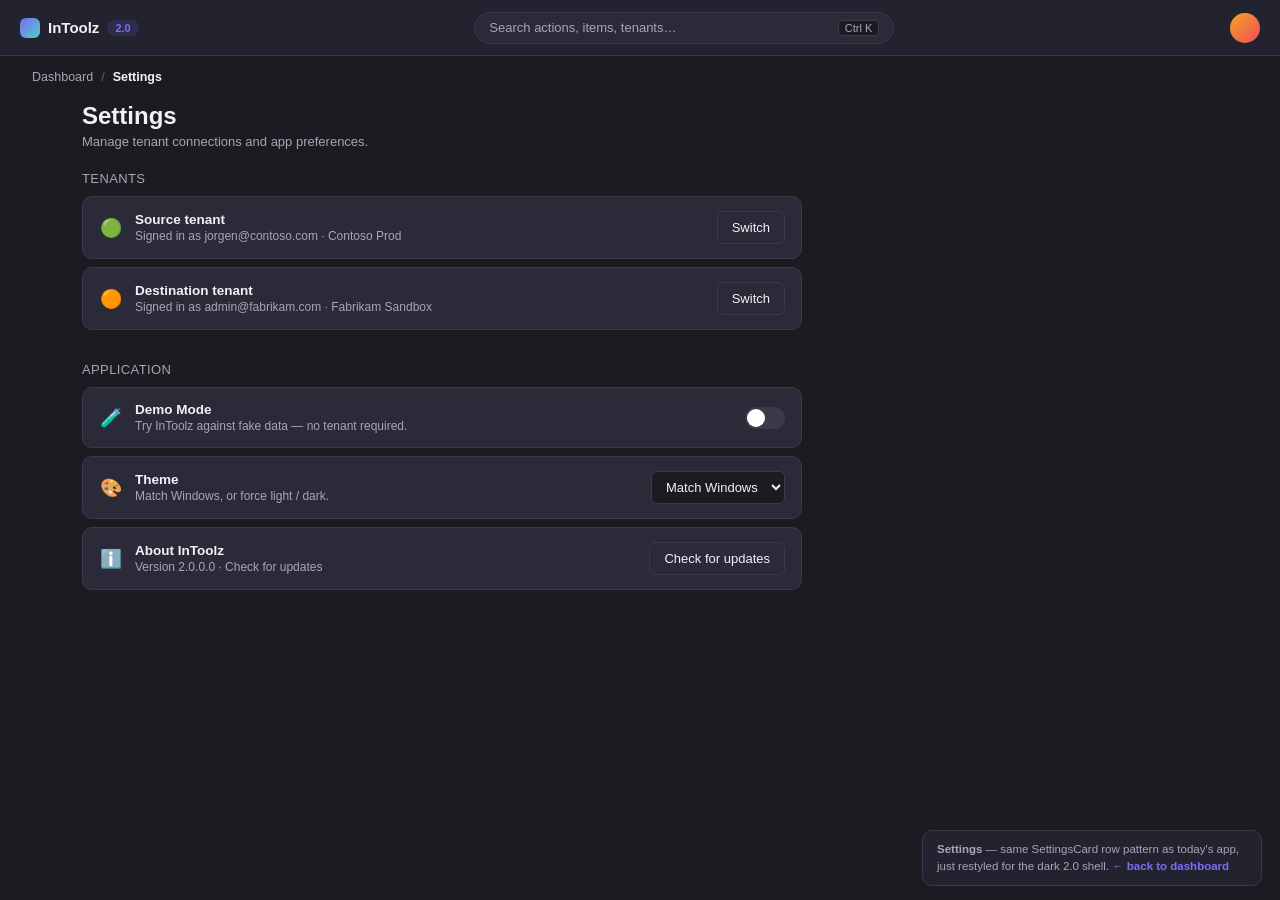
<file: design-concepts/cc-settings.html>
<!doctype html>
<html lang="en">
<head>
<meta charset="utf-8">
<title>InToolz 2.0 — Settings</title>
<link rel="stylesheet" href="style.css">
<style>
  .settings-wrap { max-width: 720px; }
  .settings-group { margin-bottom: 32px; }
  .settings-group .group-label { font-size: 13px; text-transform: uppercase; letter-spacing: .03em; color: var(--text-muted); margin-bottom: 10px; }
  .setting-row {
    display: flex; align-items: center; justify-content: space-between; gap: 16px;
    padding: 14px 16px; margin-bottom: 8px;
  }
  .setting-row .main { display: flex; align-items: center; gap: 12px; }
  .setting-row .glyph { font-size: 18px; width: 24px; text-align: center; }
  .setting-row .title { font-weight: 600; font-size: 13.5px; }
  .setting-row .desc { font-size: 12px; color: var(--text-muted); margin-top: 2px; }
  .toggle { width: 40px; height: 22px; border-radius: 999px; background: var(--border); position: relative; cursor: pointer; border: none; padding: 0; }
  .toggle.on { background: var(--accent); }
  .toggle .knob { position: absolute; top: 2px; left: 2px; width: 18px; height: 18px; border-radius: 50%; background: #fff; transition: left .15s; }
  .toggle.on .knob { left: 20px; }
</style>
</head>
<body>
<div class="topbar">
  <div class="left">
    <a class="logo" href="concept-1-command-center.html"><span class="dot"></span> InToolz <span class="version-chip">2.0</span></a>
  </div>
  <div class="cmdbox"><span>Search actions, items, tenants…</span><span class="kbd">Ctrl K</span></div>
  <div class="right"><div class="avatar"></div></div>
</div>
<div class="breadcrumb"><a href="concept-1-command-center.html">Dashboard</a><span class="sep">/</span><span class="current">Settings</span></div>

<div class="page-wrap">
  <div class="page-head">
    <h1>Settings</h1>
    <p class="sub">Manage tenant connections and app preferences.</p>
  </div>

  <div class="settings-wrap">
    <div class="settings-group">
      <div class="group-label">Tenants</div>
      <div class="card setting-row">
        <div class="main">
          <div class="glyph">🟢</div>
          <div>
            <div class="title">Source tenant</div>
            <div class="desc">Signed in as jorgen@contoso.com · Contoso Prod</div>
          </div>
        </div>
        <button>Switch</button>
      </div>
      <div class="card setting-row">
        <div class="main">
          <div class="glyph">🟠</div>
          <div>
            <div class="title">Destination tenant</div>
            <div class="desc">Signed in as admin@fabrikam.com · Fabrikam Sandbox</div>
          </div>
        </div>
        <button>Switch</button>
      </div>
    </div>

    <div class="settings-group">
      <div class="group-label">Application</div>
      <div class="card setting-row">
        <div class="main">
          <div class="glyph">🧪</div>
          <div>
            <div class="title">Demo Mode</div>
            <div class="desc">Try InToolz against fake data — no tenant required.</div>
          </div>
        </div>
        <button class="toggle" onclick="this.classList.toggle('on')"><span class="knob"></span></button>
      </div>
      <div class="card setting-row">
        <div class="main">
          <div class="glyph">🎨</div>
          <div>
            <div class="title">Theme</div>
            <div class="desc">Match Windows, or force light / dark.</div>
          </div>
        </div>
        <select><option>Match Windows</option><option>Dark</option><option>Light</option></select>
      </div>
      <div class="card setting-row">
        <div class="main">
          <div class="glyph">ℹ️</div>
          <div>
            <div class="title">About InToolz</div>
            <div class="desc">Version 2.0.0.0 · Check for updates</div>
          </div>
        </div>
        <button>Check for updates</button>
      </div>
    </div>
  </div>
</div>

<div class="page-footer-note">
  <b>Settings</b> — same SettingsCard row pattern as today's app, just restyled for the dark 2.0 shell.
  <a href="concept-1-command-center.html">← back to dashboard</a>
</div>

<div class="overlay" id="palette-overlay">
  <div class="palette">
    <input type="text" placeholder="Type a command…" autofocus>
    <div class="results">
      <a class="result" href="cc-assignment.html"><span class="glyph">🎯</span><span class="label">Assign group to apps or policies…</span><span class="hint">Assignment</span></a>
      <a class="result" href="cc-cleanup.html"><span class="glyph">🧹</span><span class="label">Find unassigned items…</span><span class="hint">Cleanup</span></a>
      <a class="result" href="cc-renaming.html"><span class="glyph">✏️</span><span class="label">Rename items…</span><span class="hint">Renaming</span></a>
      <a class="result" href="cc-import.html"><span class="glyph">📥</span><span class="label">Import policies to another tenant…</span><span class="hint">Import</span></a>
      <a class="result" href="cc-manage-assignments.html"><span class="glyph">🔗</span><span class="label">Remove existing assignments…</span><span class="hint">Manage Assignments</span></a>
      <a class="result" href="cc-json.html"><span class="glyph">📄</span><span class="label">Export selected items to JSON…</span><span class="hint">JSON</span></a>
      <a class="result" href="cc-audit-log.html"><span class="glyph">📋</span><span class="label">View recent tenant changes…</span><span class="hint">Audit Log</span></a>
      <a class="result active" href="cc-settings.html"><span class="glyph">⚙️</span><span class="label">Switch tenants / sign in…</span><span class="hint">Settings</span></a>
    </div>
  </div>
</div>

<script src="shell.js" defer></script>
</body>
</html>
</file>
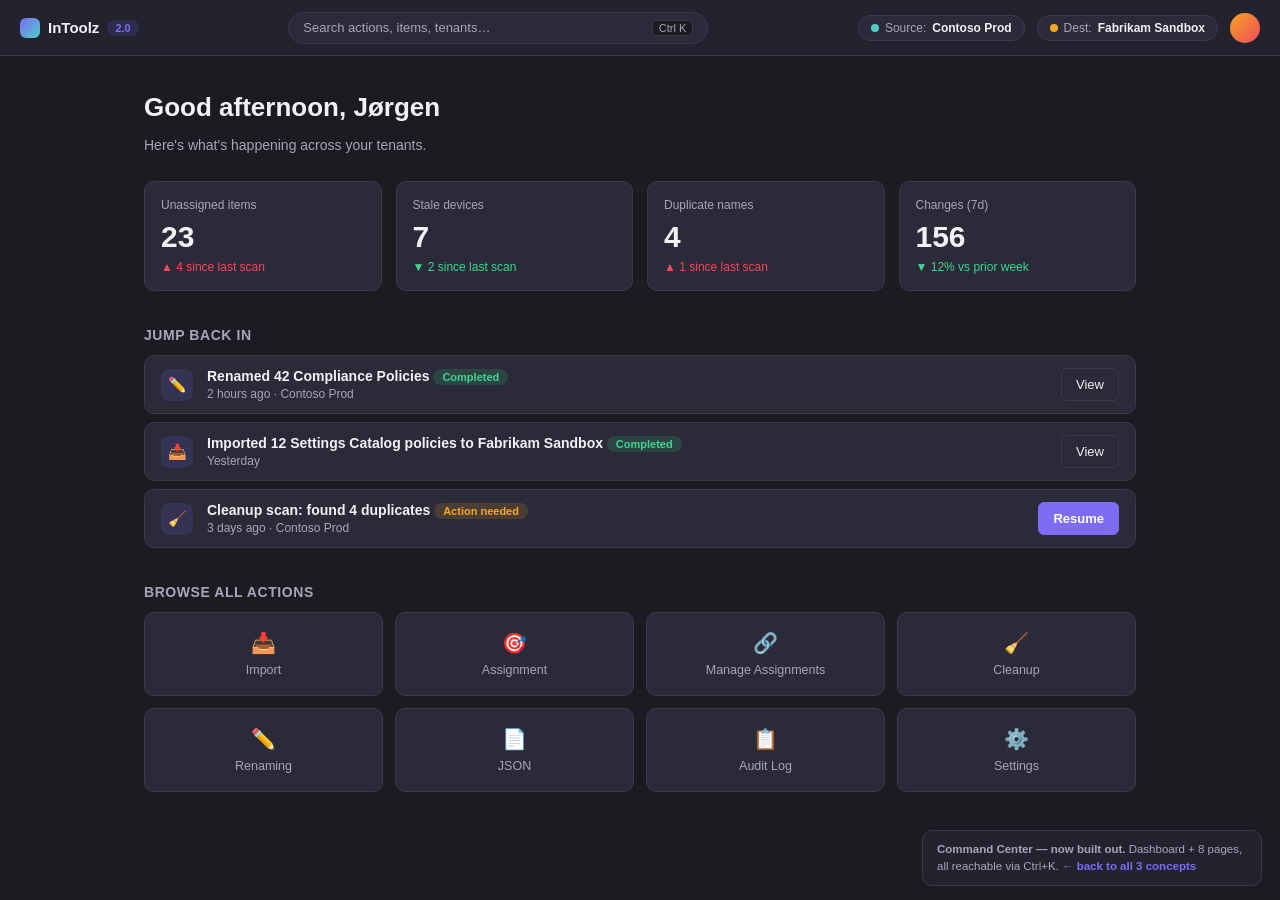
<file: design-concepts/concept-1-command-center.html>
<!doctype html>
<html lang="en">
<head>
<meta charset="utf-8">
<title>InToolz 2.0 — Dashboard</title>
<link rel="stylesheet" href="style.css">
<style>
  .wrap { max-width: 1040px; margin: 0 auto; padding: 36px 24px 100px; }
  h1 { font-size: 26px; margin: 0 0 4px; }
  .sub { color: var(--text-muted); margin-bottom: 28px; }
  .stat-grid { display: grid; grid-template-columns: repeat(4, 1fr); gap: 14px; margin-bottom: 36px; }
  .stat-card { cursor: pointer; display: block; }
  .stat-card .label { font-size: 12px; color: var(--text-muted); margin-bottom: 8px; }
  .stat-card .value { font-size: 30px; font-weight: 700; }
  .stat-card .trend { font-size: 12px; margin-top: 6px; }
  .trend.up { color: var(--danger); }
  .trend.down { color: var(--success); }
  section h3 { font-size: 14px; color: var(--text-muted); text-transform: uppercase; letter-spacing: .04em; margin: 0 0 12px; }
  .recent-list { display: flex; flex-direction: column; gap: 8px; margin-bottom: 36px; }
  .recent-row {
    display: flex; align-items: center; gap: 14px; padding: 12px 16px;
  }
  .recent-row .icon { width: 32px; height: 32px; border-radius: 8px; background: var(--accent-soft); display: flex; align-items: center; justify-content: center; font-size: 15px; flex-shrink: 0; }
  .recent-row .meta { flex: 1; }
  .recent-row .title { font-weight: 600; margin-bottom: 2px; }
  .recent-row .time { font-size: 12px; color: var(--text-muted); }
  .browse-grid { display: grid; grid-template-columns: repeat(4, 1fr); gap: 12px; }
  .browse-tile { text-align: center; padding: 18px 10px; cursor: pointer; display: block; }
  .browse-tile .glyph { font-size: 20px; margin-bottom: 8px; }
  .browse-tile .name { font-size: 12.5px; color: var(--text-muted); }
</style>
</head>
<body>
<div class="topbar">
  <div class="left">
    <a class="logo" href="concept-1-command-center.html"><span class="dot"></span> InToolz <span class="version-chip">2.0</span></a>
  </div>
  <div class="cmdbox">
    <span>Search actions, items, tenants…</span>
    <span class="kbd">Ctrl K</span>
  </div>
  <div class="right">
    <a class="tenant-pill" href="cc-settings.html"><span class="swatch" style="background:#4ecdc4"></span>Source: <b>Contoso Prod</b></a>
    <a class="tenant-pill" href="cc-settings.html"><span class="swatch" style="background:#f5a623"></span>Dest: <b>Fabrikam Sandbox</b></a>
    <div class="avatar"></div>
  </div>
</div>

<div class="wrap">
  <h1>Good afternoon, Jørgen</h1>
  <p class="sub">Here's what's happening across your tenants.</p>

  <div class="stat-grid">
    <a class="card stat-card" href="cc-cleanup.html">
      <div class="label">Unassigned items</div>
      <div class="value">23</div>
      <div class="trend up">▲ 4 since last scan</div>
    </a>
    <a class="card stat-card" href="cc-cleanup.html">
      <div class="label">Stale devices</div>
      <div class="value">7</div>
      <div class="trend down">▼ 2 since last scan</div>
    </a>
    <a class="card stat-card" href="cc-cleanup.html">
      <div class="label">Duplicate names</div>
      <div class="value">4</div>
      <div class="trend up">▲ 1 since last scan</div>
    </a>
    <a class="card stat-card" href="cc-audit-log.html">
      <div class="label">Changes (7d)</div>
      <div class="value">156</div>
      <div class="trend down">▼ 12% vs prior week</div>
    </a>
  </div>

  <section>
    <h3>Jump back in</h3>
    <div class="recent-list">
      <div class="card recent-row">
        <div class="icon">✏️</div>
        <div class="meta">
          <div class="title">Renamed 42 Compliance Policies <span class="badge success">Completed</span></div>
          <div class="time">2 hours ago · Contoso Prod</div>
        </div>
        <a href="cc-renaming.html"><button>View</button></a>
      </div>
      <div class="card recent-row">
        <div class="icon">📥</div>
        <div class="meta">
          <div class="title">Imported 12 Settings Catalog policies to Fabrikam Sandbox <span class="badge success">Completed</span></div>
          <div class="time">Yesterday</div>
        </div>
        <a href="cc-import.html"><button>View</button></a>
      </div>
      <div class="card recent-row">
        <div class="icon">🧹</div>
        <div class="meta">
          <div class="title">Cleanup scan: found 4 duplicates <span class="badge warning">Action needed</span></div>
          <div class="time">3 days ago · Contoso Prod</div>
        </div>
        <a href="cc-cleanup.html"><button class="primary">Resume</button></a>
      </div>
    </div>
  </section>

  <section>
    <h3>Browse all actions</h3>
    <div class="browse-grid">
      <a class="card browse-tile" href="cc-import.html"><div class="glyph">📥</div><div class="name">Import</div></a>
      <a class="card browse-tile" href="cc-assignment.html"><div class="glyph">🎯</div><div class="name">Assignment</div></a>
      <a class="card browse-tile" href="cc-manage-assignments.html"><div class="glyph">🔗</div><div class="name">Manage Assignments</div></a>
      <a class="card browse-tile" href="cc-cleanup.html"><div class="glyph">🧹</div><div class="name">Cleanup</div></a>
      <a class="card browse-tile" href="cc-renaming.html"><div class="glyph">✏️</div><div class="name">Renaming</div></a>
      <a class="card browse-tile" href="cc-json.html"><div class="glyph">📄</div><div class="name">JSON</div></a>
      <a class="card browse-tile" href="cc-audit-log.html"><div class="glyph">📋</div><div class="name">Audit Log</div></a>
      <a class="card browse-tile" href="cc-settings.html"><div class="glyph">⚙️</div><div class="name">Settings</div></a>
    </div>
  </section>
</div>

<div class="page-footer-note">
  <b>Command Center — now built out.</b> Dashboard + 8 pages, all reachable via Ctrl+K.
  <a href="index.html">← back to all 3 concepts</a>
</div>

<div class="overlay" id="palette-overlay">
  <div class="palette">
    <input type="text" placeholder="Type a command… e.g. 'assign group', 'find duplicates'" autofocus>
    <div class="results">
      <a class="result active" href="cc-assignment.html"><span class="glyph">🎯</span><span class="label">Assign group to apps or policies…</span><span class="hint">Assignment</span></a>
      <a class="result" href="cc-cleanup.html"><span class="glyph">🧹</span><span class="label">Find unassigned items…</span><span class="hint">Cleanup</span></a>
      <a class="result" href="cc-cleanup.html"><span class="glyph">🧹</span><span class="label">Find duplicate names…</span><span class="hint">Cleanup</span></a>
      <a class="result" href="cc-cleanup.html"><span class="glyph">🧹</span><span class="label">Find stale devices…</span><span class="hint">Cleanup</span></a>
      <a class="result" href="cc-renaming.html"><span class="glyph">✏️</span><span class="label">Rename items (prefix / suffix / find &amp; replace)…</span><span class="hint">Renaming</span></a>
      <a class="result" href="cc-import.html"><span class="glyph">📥</span><span class="label">Import policies to another tenant…</span><span class="hint">Import</span></a>
      <a class="result" href="cc-manage-assignments.html"><span class="glyph">🔗</span><span class="label">Remove existing assignments…</span><span class="hint">Manage Assignments</span></a>
      <a class="result" href="cc-json.html"><span class="glyph">📄</span><span class="label">Export selected items to JSON…</span><span class="hint">JSON</span></a>
      <a class="result" href="cc-audit-log.html"><span class="glyph">📋</span><span class="label">View recent tenant changes…</span><span class="hint">Audit Log</span></a>
      <a class="result" href="cc-settings.html"><span class="glyph">⚙️</span><span class="label">Switch tenants / sign in…</span><span class="hint">Settings</span></a>
    </div>
  </div>
</div>

<script src="shell.js" defer></script>
</body>
</html>
</file>
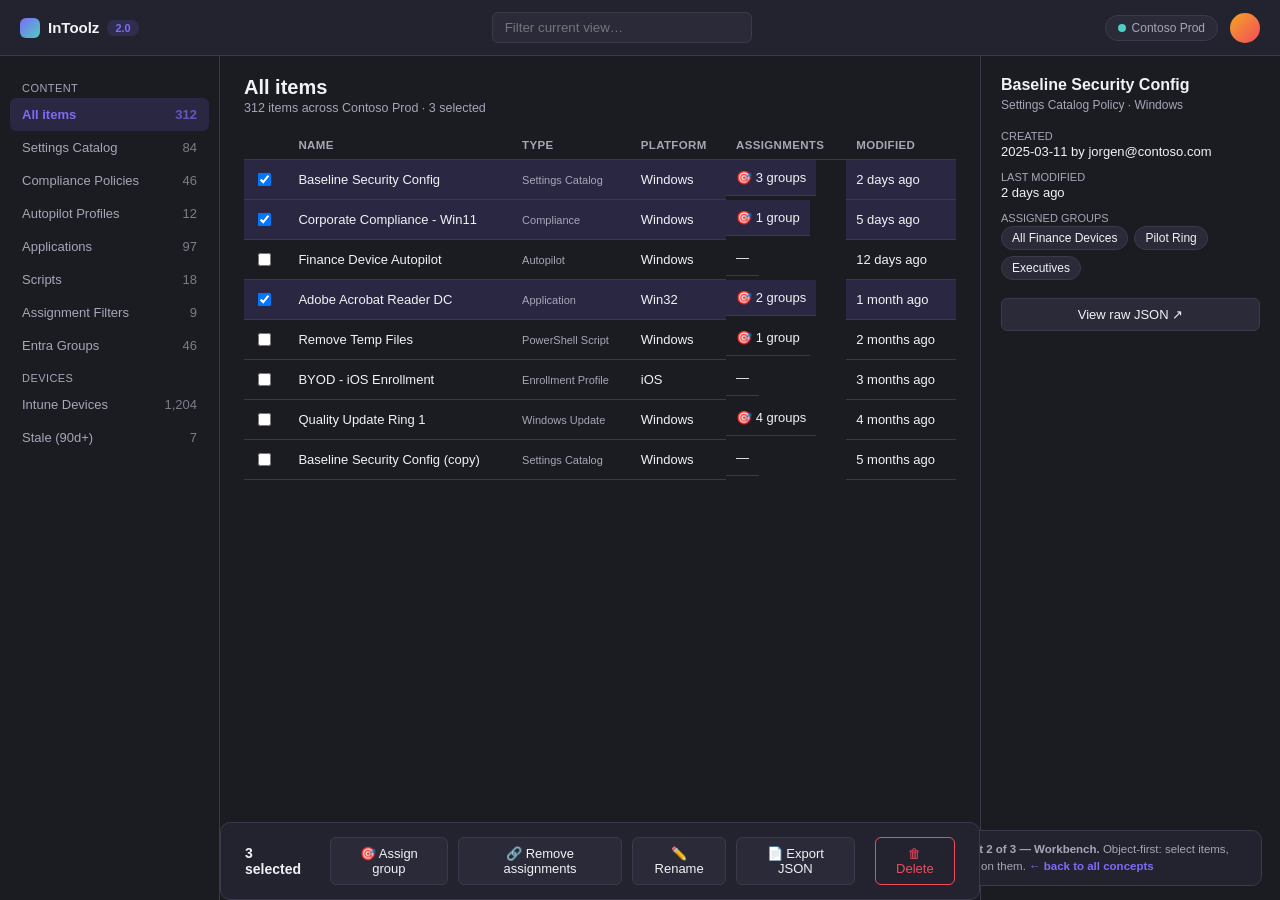
<file: design-concepts/concept-2-workbench.html>
<!doctype html>
<html lang="en">
<head>
<meta charset="utf-8">
<title>Concept 2 — Workbench</title>
<link rel="stylesheet" href="style.css">
<style>
  .topbar { justify-content: space-between; }
  .topbar .right { display: flex; align-items: center; gap: 12px; }
  .search {
    background: var(--bg-card); border: 1px solid var(--border); border-radius: var(--radius-sm);
    padding: 7px 12px; color: var(--text-muted); width: 260px;
  }
  .layout { display: grid; grid-template-columns: 220px 1fr 300px; height: calc(100vh - 56px); }
  .rail { border-right: 1px solid var(--border); padding: 16px 10px; overflow-y: auto; }
  .rail .item {
    display: flex; justify-content: space-between; padding: 9px 12px; border-radius: var(--radius-sm);
    font-size: 13px; cursor: pointer; color: var(--text-muted);
  }
  .rail .item:hover { background: var(--bg-card); color: var(--text); }
  .rail .item.active { background: var(--accent-soft); color: var(--accent); font-weight: 600; }
  .rail .item .count { color: inherit; opacity: .7; }
  .rail .section-label { font-size: 11px; text-transform: uppercase; color: var(--text-muted); padding: 10px 12px 4px; letter-spacing: .04em; }

  .main { padding: 20px 24px 90px; overflow-y: auto; position: relative; }
  .main h1 { font-size: 20px; margin: 0 0 2px; }
  .main .sub { color: var(--text-muted); font-size: 12.5px; margin-bottom: 16px; }

  table { width: 100%; border-collapse: collapse; font-size: 13px; }
  th { text-align: left; color: var(--text-muted); font-weight: 600; font-size: 11.5px; text-transform: uppercase; letter-spacing: .03em; padding: 8px 10px; border-bottom: 1px solid var(--border); }
  td { padding: 10px 10px; border-bottom: 1px solid var(--border); }
  tr.row:hover td { background: var(--bg-card); }
  tr.row.selected td { background: var(--accent-soft); }
  tr.row { cursor: pointer; }
  .platform-badge { font-size: 11px; color: var(--text-muted); }
  .assign-count { display: inline-flex; align-items: center; gap: 4px; }

  .action-bar {
    position: fixed; left: 220px; right: 300px; bottom: 0;
    background: var(--bg-elevated); border-top: 1px solid var(--border);
    padding: 14px 24px; display: flex; align-items: center; gap: 10px;
  }
  .action-bar .count { font-weight: 600; margin-right: 12px; }
  .action-bar .spacer { flex: 1; }

  .inspector { border-left: 1px solid var(--border); padding: 20px; overflow-y: auto; }
  .inspector h2 { font-size: 16px; margin: 0 0 4px; }
  .inspector .type { color: var(--text-muted); font-size: 12px; margin-bottom: 18px; }
  .inspector dl { margin: 0 0 18px; }
  .inspector dt { font-size: 11px; text-transform: uppercase; color: var(--text-muted); margin-bottom: 2px; }
  .inspector dd { margin: 0 0 12px; font-size: 13px; }
  .chip-row { display: flex; flex-wrap: wrap; gap: 6px; }
  .chip { background: var(--bg-card); border: 1px solid var(--border); border-radius: 999px; padding: 4px 10px; font-size: 12px; }
</style>
</head>
<body>
<div class="topbar">
  <div class="logo"><span class="dot"></span> InToolz <span class="version-chip">2.0</span></div>
  <input class="search" placeholder="Filter current view…">
  <div class="right">
    <div class="tenant-pill"><span class="swatch" style="background:#4ecdc4"></span>Contoso Prod</div>
    <div class="avatar"></div>
  </div>
</div>

<div class="layout">
  <div class="rail">
    <div class="section-label">Content</div>
    <div class="item active"><span>All items</span><span class="count">312</span></div>
    <div class="item"><span>Settings Catalog</span><span class="count">84</span></div>
    <div class="item"><span>Compliance Policies</span><span class="count">46</span></div>
    <div class="item"><span>Autopilot Profiles</span><span class="count">12</span></div>
    <div class="item"><span>Applications</span><span class="count">97</span></div>
    <div class="item"><span>Scripts</span><span class="count">18</span></div>
    <div class="item"><span>Assignment Filters</span><span class="count">9</span></div>
    <div class="item"><span>Entra Groups</span><span class="count">46</span></div>
    <div class="section-label">Devices</div>
    <div class="item"><span>Intune Devices</span><span class="count">1,204</span></div>
    <div class="item"><span>Stale (90d+)</span><span class="count">7</span></div>
  </div>

  <div class="main">
    <h1>All items</h1>
    <div class="sub">312 items across Contoso Prod · 3 selected</div>
    <table>
      <thead>
        <tr><th></th><th>Name</th><th>Type</th><th>Platform</th><th>Assignments</th><th>Modified</th></tr>
      </thead>
      <tbody>
        <tr class="row selected" onclick="this.classList.toggle('selected'); updateCount()"><td><input type="checkbox" checked></td><td>Baseline Security Config</td><td class="platform-badge">Settings Catalog</td><td>Windows</td><td class="assign-count">🎯 3 groups</td><td>2 days ago</td></tr>
        <tr class="row selected" onclick="this.classList.toggle('selected'); updateCount()"><td><input type="checkbox" checked></td><td>Corporate Compliance - Win11</td><td class="platform-badge">Compliance</td><td>Windows</td><td class="assign-count">🎯 1 group</td><td>5 days ago</td></tr>
        <tr class="row" onclick="this.classList.toggle('selected'); updateCount()"><td><input type="checkbox"></td><td>Finance Device Autopilot</td><td class="platform-badge">Autopilot</td><td>Windows</td><td class="assign-count">—</td><td>12 days ago</td></tr>
        <tr class="row selected" onclick="this.classList.toggle('selected'); updateCount()"><td><input type="checkbox" checked></td><td>Adobe Acrobat Reader DC</td><td class="platform-badge">Application</td><td>Win32</td><td class="assign-count">🎯 2 groups</td><td>1 month ago</td></tr>
        <tr class="row" onclick="this.classList.toggle('selected'); updateCount()"><td><input type="checkbox"></td><td>Remove Temp Files</td><td class="platform-badge">PowerShell Script</td><td>Windows</td><td class="assign-count">🎯 1 group</td><td>2 months ago</td></tr>
        <tr class="row" onclick="this.classList.toggle('selected'); updateCount()"><td><input type="checkbox"></td><td>BYOD - iOS Enrollment</td><td class="platform-badge">Enrollment Profile</td><td>iOS</td><td class="assign-count">—</td><td>3 months ago</td></tr>
        <tr class="row" onclick="this.classList.toggle('selected'); updateCount()"><td><input type="checkbox"></td><td>Quality Update Ring 1</td><td class="platform-badge">Windows Update</td><td>Windows</td><td class="assign-count">🎯 4 groups</td><td>4 months ago</td></tr>
        <tr class="row" onclick="this.classList.toggle('selected'); updateCount()"><td><input type="checkbox"></td><td>Baseline Security Config (copy)</td><td class="platform-badge">Settings Catalog</td><td>Windows</td><td class="assign-count">—</td><td>5 months ago</td></tr>
      </tbody>
    </table>
  </div>

  <div class="inspector">
    <h2>Baseline Security Config</h2>
    <div class="type">Settings Catalog Policy · Windows</div>
    <dl>
      <dt>Created</dt><dd>2025-03-11 by jorgen@contoso.com</dd>
      <dt>Last modified</dt><dd>2 days ago</dd>
      <dt>Assigned groups</dt>
      <dd><div class="chip-row">
        <span class="chip">All Finance Devices</span>
        <span class="chip">Pilot Ring</span>
        <span class="chip">Executives</span>
      </div></dd>
    </dl>
    <button style="width:100%; justify-content:center;">View raw JSON ↗</button>
  </div>
</div>

<div class="action-bar card" id="action-bar">
  <span class="count" id="sel-count">3 selected</span>
  <button>🎯 Assign group</button>
  <button>🔗 Remove assignments</button>
  <button>✏️ Rename</button>
  <button>📄 Export JSON</button>
  <div class="spacer"></div>
  <button class="destructive">🗑 Delete</button>
</div>

<div class="page-footer-note">
  <b>Concept 2 of 3 — Workbench.</b> Object-first: select items, then act on them.
  <a href="index.html">← back to all concepts</a>
</div>

<script>
function updateCount() {
  const n = document.querySelectorAll('tr.row.selected').length;
  document.getElementById('sel-count').textContent = n + ' selected';
  document.getElementById('action-bar').style.display = n > 0 ? 'flex' : 'none';
}
document.querySelectorAll('.rail .item').forEach(el => el.addEventListener('click', () => {
  document.querySelectorAll('.rail .item').forEach(x => x.classList.remove('active'));
  el.classList.add('active');
}));
</script>
</body>
</html>
</file>
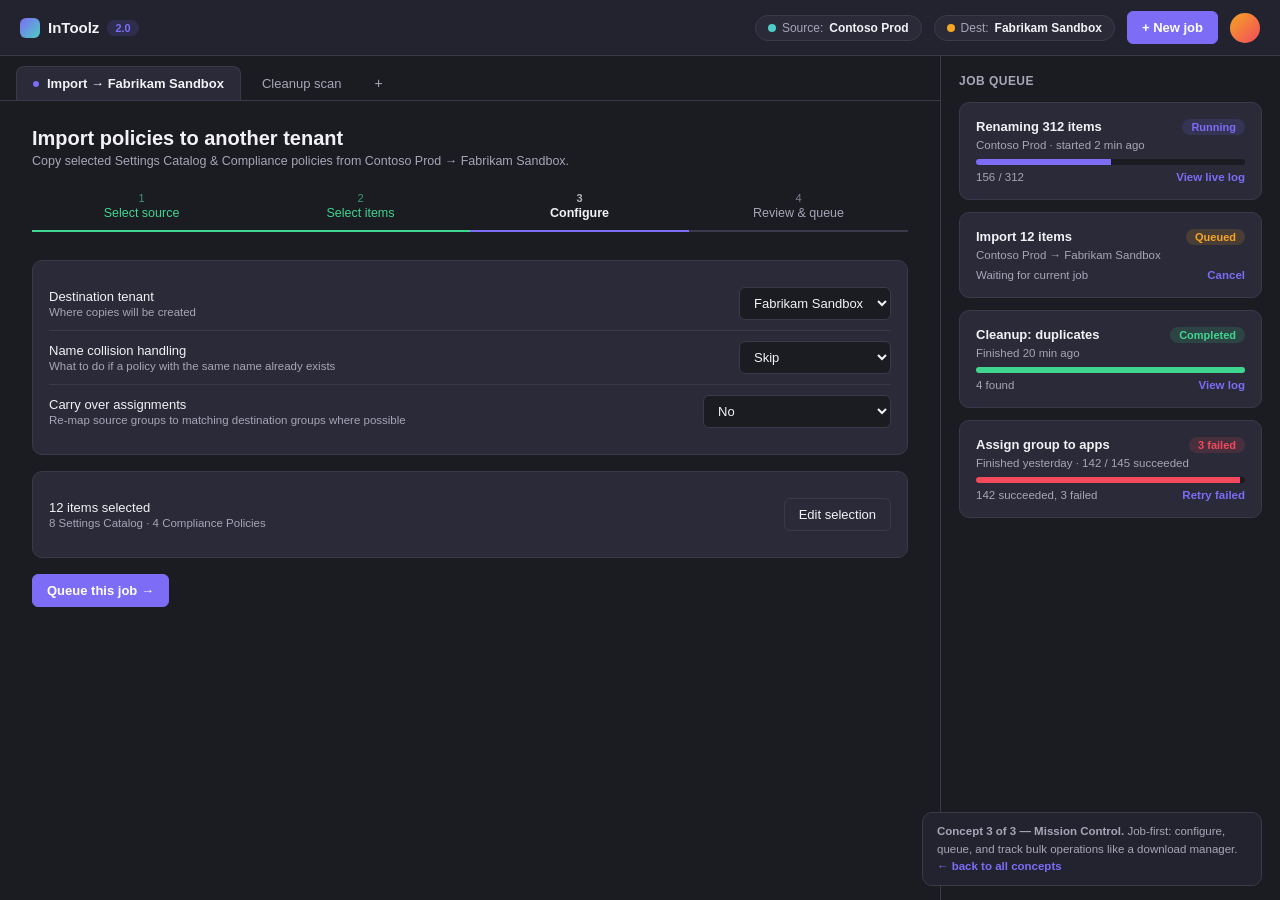
<file: design-concepts/concept-3-job-queue.html>
<!doctype html>
<html lang="en">
<head>
<meta charset="utf-8">
<title>Concept 3 — Mission Control</title>
<link rel="stylesheet" href="style.css">
<style>
  .topbar { justify-content: space-between; }
  .topbar .right { display: flex; align-items: center; gap: 12px; }
  .layout { display: grid; grid-template-columns: 1fr 340px; height: calc(100vh - 56px); }

  .workspace { display: flex; flex-direction: column; }
  .tabstrip { display: flex; gap: 4px; padding: 10px 16px 0; border-bottom: 1px solid var(--border); }
  .tab {
    padding: 9px 16px; font-size: 13px; color: var(--text-muted); border-radius: 8px 8px 0 0;
    cursor: pointer; border: 1px solid transparent; border-bottom: none; display: flex; align-items: center; gap: 8px;
  }
  .tab.active { background: var(--bg-card); color: var(--text); border-color: var(--border); font-weight: 600; }
  .tab .dot { width: 6px; height: 6px; border-radius: 50%; background: var(--accent); }
  .tab-add { padding: 9px 12px; color: var(--text-muted); cursor: pointer; }

  .tab-content { flex: 1; padding: 26px 32px; overflow-y: auto; display: none; }
  .tab-content.active { display: block; }
  .tab-content h1 { font-size: 20px; margin: 0 0 4px; }
  .tab-content .sub { color: var(--text-muted); font-size: 12.5px; margin-bottom: 24px; }

  .steps { display: flex; gap: 0; margin-bottom: 28px; }
  .step { flex: 1; text-align: center; padding-bottom: 10px; border-bottom: 2px solid var(--border); color: var(--text-muted); font-size: 12.5px; position: relative; }
  .step.done { border-color: var(--success); color: var(--success); }
  .step.current { border-color: var(--accent); color: var(--text); font-weight: 600; }
  .step .n { display: block; font-size: 11px; opacity: .7; margin-bottom: 2px; }

  .form-card { margin-bottom: 16px; }
  .form-row { display: flex; justify-content: space-between; align-items: center; padding: 10px 0; border-bottom: 1px solid var(--border); }
  .form-row:last-child { border-bottom: none; }
  .form-row .label { font-size: 13px; }
  .form-row .hint { font-size: 11.5px; color: var(--text-muted); margin-top: 2px; }
  select, input[type=text] { background: var(--bg); border: 1px solid var(--border); color: var(--text); border-radius: var(--radius-sm); padding: 7px 10px; font-size: 13px; font-family: inherit; }

  .queue { border-left: 1px solid var(--border); padding: 18px; overflow-y: auto; }
  .queue h3 { font-size: 12px; text-transform: uppercase; letter-spacing: .04em; color: var(--text-muted); margin: 0 0 14px; }
  .job { margin-bottom: 12px; }
  .job .job-title { font-weight: 600; font-size: 13px; margin-bottom: 4px; display: flex; justify-content: space-between; }
  .job .job-sub { font-size: 11.5px; color: var(--text-muted); margin-bottom: 8px; }
  .progress { height: 6px; border-radius: 3px; background: var(--bg); overflow: hidden; margin-bottom: 6px; }
  .progress .fill { height: 100%; background: var(--accent); }
  .job .job-foot { display: flex; justify-content: space-between; font-size: 11.5px; color: var(--text-muted); }
  .job .job-foot a { color: var(--accent); font-weight: 600; }
</style>
</head>
<body>
<div class="topbar">
  <div class="logo"><span class="dot"></span> InToolz <span class="version-chip">2.0</span></div>
  <div class="right">
    <div class="tenant-pill"><span class="swatch" style="background:#4ecdc4"></span>Source: <b>Contoso Prod</b></div>
    <div class="tenant-pill"><span class="swatch" style="background:#f5a623"></span>Dest: <b>Fabrikam Sandbox</b></div>
    <button class="primary">+ New job</button>
    <div class="avatar"></div>
  </div>
</div>

<div class="layout">
  <div class="workspace">
    <div class="tabstrip">
      <div class="tab active" data-tab="t1"><span class="dot"></span> Import → Fabrikam Sandbox</div>
      <div class="tab" data-tab="t2">Cleanup scan</div>
      <div class="tab-add">+</div>
    </div>

    <div class="tab-content active" id="t1">
      <h1>Import policies to another tenant</h1>
      <div class="sub">Copy selected Settings Catalog &amp; Compliance policies from Contoso Prod → Fabrikam Sandbox.</div>

      <div class="steps">
        <div class="step done"><span class="n">1</span>Select source</div>
        <div class="step done"><span class="n">2</span>Select items</div>
        <div class="step current"><span class="n">3</span>Configure</div>
        <div class="step"><span class="n">4</span>Review &amp; queue</div>
      </div>

      <div class="card form-card">
        <div class="form-row">
          <div><div class="label">Destination tenant</div><div class="hint">Where copies will be created</div></div>
          <select><option>Fabrikam Sandbox</option></select>
        </div>
        <div class="form-row">
          <div><div class="label">Name collision handling</div><div class="hint">What to do if a policy with the same name already exists</div></div>
          <select><option>Skip</option><option>Rename with suffix</option><option>Overwrite</option></select>
        </div>
        <div class="form-row">
          <div><div class="label">Carry over assignments</div><div class="hint">Re-map source groups to matching destination groups where possible</div></div>
          <select><option>No</option><option>Yes, where names match</option></select>
        </div>
      </div>

      <div class="card form-card">
        <div class="form-row">
          <div><div class="label">12 items selected</div><div class="hint">8 Settings Catalog · 4 Compliance Policies</div></div>
          <button>Edit selection</button>
        </div>
      </div>

      <button class="primary">Queue this job →</button>
    </div>

    <div class="tab-content" id="t2">
      <h1>Cleanup scan</h1>
      <div class="sub">Find unassigned items, duplicates, or stale devices in Contoso Prod.</div>
      <div class="steps">
        <div class="step current"><span class="n">1</span>Select source</div>
        <div class="step"><span class="n">2</span>Choose scan type</div>
        <div class="step"><span class="n">3</span>Review results</div>
        <div class="step"><span class="n">4</span>Queue job</div>
      </div>
      <div class="card form-card">
        <div class="form-row">
          <div class="label">Scan type</div>
          <select><option>Find duplicates</option><option>Find unassigned</option><option>Find stale devices</option></select>
        </div>
      </div>
      <button class="primary">Run scan →</button>
    </div>
  </div>

  <div class="queue">
    <h3>Job queue</h3>

    <div class="job card">
      <div class="job-title">Renaming 312 items <span class="badge neutral">Running</span></div>
      <div class="job-sub">Contoso Prod · started 2 min ago</div>
      <div class="progress"><div class="fill" style="width:50%"></div></div>
      <div class="job-foot"><span>156 / 312</span><a href="#">View live log</a></div>
    </div>

    <div class="job card">
      <div class="job-title">Import 12 items <span class="badge warning">Queued</span></div>
      <div class="job-sub">Contoso Prod → Fabrikam Sandbox</div>
      <div class="job-foot"><span>Waiting for current job</span><a href="#">Cancel</a></div>
    </div>

    <div class="job card">
      <div class="job-title">Cleanup: duplicates <span class="badge success">Completed</span></div>
      <div class="job-sub">Finished 20 min ago</div>
      <div class="progress"><div class="fill" style="width:100%; background:var(--success)"></div></div>
      <div class="job-foot"><span>4 found</span><a href="#">View log</a></div>
    </div>

    <div class="job card">
      <div class="job-title">Assign group to apps <span class="badge danger">3 failed</span></div>
      <div class="job-sub">Finished yesterday · 142 / 145 succeeded</div>
      <div class="progress"><div class="fill" style="width:98%; background:var(--danger)"></div></div>
      <div class="job-foot"><span>142 succeeded, 3 failed</span><a href="#">Retry failed</a></div>
    </div>
  </div>
</div>

<div class="page-footer-note">
  <b>Concept 3 of 3 — Mission Control.</b> Job-first: configure, queue, and track bulk operations like a download manager.
  <a href="index.html">← back to all concepts</a>
</div>

<script>
document.querySelectorAll('.tab[data-tab]').forEach(tab => {
  tab.addEventListener('click', () => {
    document.querySelectorAll('.tab[data-tab]').forEach(t => t.classList.remove('active'));
    document.querySelectorAll('.tab-content').forEach(c => c.classList.remove('active'));
    tab.classList.add('active');
    document.getElementById(tab.dataset.tab).classList.add('active');
  });
});
</script>
</body>
</html>
</file>
<file: design-concepts/style.css>
:root {
  --bg: #1b1b22;
  --bg-elevated: #232330;
  --bg-card: #2a2a38;
  --bg-card-hover: #323244;
  --border: #3a3a4a;
  --text: #f2f2f6;
  --text-muted: #a6a6b8;
  --accent: #7c6cf6;
  --accent-soft: rgba(124, 108, 246, 0.15);
  --success: #3fd68f;
  --danger: #f2495c;
  --warning: #f5a623;
  --radius: 10px;
  --radius-sm: 6px;
  font-family: "Segoe UI Variable Text", "Segoe UI", -apple-system, sans-serif;
}

* { box-sizing: border-box; }

body {
  margin: 0;
  background: var(--bg);
  color: var(--text);
  font-family: inherit;
  font-size: 14px;
  min-height: 100vh;
}

a { color: inherit; text-decoration: none; }

.topbar {
  display: flex;
  align-items: center;
  gap: 16px;
  height: 56px;
  padding: 0 20px;
  background: var(--bg-elevated);
  border-bottom: 1px solid var(--border);
}

.logo {
  display: flex;
  align-items: center;
  gap: 8px;
  font-weight: 600;
  font-size: 15px;
  white-space: nowrap;
}

.logo .dot {
  width: 20px;
  height: 20px;
  border-radius: 6px;
  background: linear-gradient(135deg, var(--accent), #4ecdc4);
  display: inline-block;
}

.version-chip {
  font-size: 11px;
  font-weight: 600;
  color: var(--accent);
  background: var(--accent-soft);
  border-radius: 999px;
  padding: 2px 8px;
}

.tenant-pill {
  display: flex;
  align-items: center;
  gap: 6px;
  background: var(--bg-card);
  border: 1px solid var(--border);
  border-radius: 999px;
  padding: 5px 12px;
  font-size: 12px;
  color: var(--text-muted);
  white-space: nowrap;
}

.tenant-pill b { color: var(--text); font-weight: 600; }
.tenant-pill .swatch { width: 8px; height: 8px; border-radius: 50%; }

.avatar {
  width: 30px;
  height: 30px;
  border-radius: 50%;
  background: linear-gradient(135deg, #f5a623, #f2495c);
  flex-shrink: 0;
}

.card {
  background: var(--bg-card);
  border: 1px solid var(--border);
  border-radius: var(--radius);
  padding: 16px;
}

.card:hover { background: var(--bg-card-hover); }

button {
  font-family: inherit;
  cursor: pointer;
  border-radius: var(--radius-sm);
  border: 1px solid var(--border);
  background: var(--bg-card);
  color: var(--text);
  padding: 8px 14px;
  font-size: 13px;
  display: inline-flex;
  align-items: center;
  gap: 6px;
}

button:hover { background: var(--bg-card-hover); }

button.primary {
  background: var(--accent);
  border-color: var(--accent);
  color: #fff;
  font-weight: 600;
}

button.primary:hover { background: #6a5aeb; }

button.destructive {
  background: transparent;
  border-color: var(--danger);
  color: var(--danger);
}

button.destructive:hover { background: rgba(242, 73, 92, 0.1); }

.kbd {
  font-size: 11px;
  background: var(--bg);
  border: 1px solid var(--border);
  border-radius: 4px;
  padding: 1px 6px;
  color: var(--text-muted);
}

.badge {
  font-size: 11px;
  font-weight: 600;
  border-radius: 999px;
  padding: 2px 9px;
  display: inline-block;
}

.badge.success { background: rgba(63, 214, 143, .15); color: var(--success); }
.badge.danger { background: rgba(242, 73, 92, .15); color: var(--danger); }
.badge.warning { background: rgba(245, 166, 35, .15); color: var(--warning); }
.badge.neutral { background: var(--accent-soft); color: var(--accent); }

.page-footer-note {
  position: fixed;
  bottom: 14px;
  right: 18px;
  max-width: 340px;
  font-size: 11.5px;
  color: var(--text-muted);
  background: var(--bg-elevated);
  border: 1px solid var(--border);
  border-radius: var(--radius);
  padding: 10px 14px;
  line-height: 1.5;
}

.page-footer-note a { color: var(--accent); font-weight: 600; }

::-webkit-scrollbar { width: 10px; height: 10px; }
::-webkit-scrollbar-thumb { background: var(--border); border-radius: 6px; }
::-webkit-scrollbar-track { background: transparent; }

/* ---------- Shared app shell: topbar layout, breadcrumb, command box ---------- */

.topbar { justify-content: space-between; }
.topbar .left, .topbar .right { display: flex; align-items: center; gap: 12px; }

.cmdbox {
  flex: 1;
  max-width: 420px;
  margin: 0 20px;
  background: var(--bg-card);
  border: 1px solid var(--border);
  border-radius: 999px;
  padding: 7px 14px;
  color: var(--text-muted);
  display: flex;
  align-items: center;
  justify-content: space-between;
  cursor: pointer;
  font-size: 13px;
}

.cmdbox:hover { border-color: var(--accent); }

.breadcrumb {
  display: flex;
  align-items: center;
  gap: 8px;
  padding: 14px 32px 0;
  font-size: 12.5px;
  color: var(--text-muted);
}

.breadcrumb a:hover { color: var(--accent); }
.breadcrumb .sep { opacity: .5; }
.breadcrumb .current { color: var(--text); font-weight: 600; }

.page-wrap { max-width: 1180px; margin: 0 auto; padding: 18px 32px 100px; }

.page-head { margin-bottom: 22px; }
.page-head h1 { font-size: 24px; margin: 0 0 4px; }
.page-head .sub { color: var(--text-muted); font-size: 13px; margin: 0; }

.toolbar-row { display: flex; gap: 12px; flex-wrap: wrap; margin-bottom: 20px; align-items: flex-start; }

.filter-select, select, input[type=text], input[type=search] {
  background: var(--bg); border: 1px solid var(--border); color: var(--text);
  border-radius: var(--radius-sm); padding: 7px 10px; font-size: 13px; font-family: inherit;
}

.chip {
  background: var(--bg); border: 1px solid var(--border); border-radius: 999px;
  padding: 4px 10px; font-size: 12px; display: inline-flex; align-items: center; gap: 6px;
}
.chip.removable { cursor: pointer; }
.chip.removable:hover { border-color: var(--danger); color: var(--danger); }
.chip-row { display: flex; flex-wrap: wrap; gap: 6px; }

/* ---------- Shared data table ---------- */

table.data { width: 100%; border-collapse: collapse; font-size: 13px; }
table.data th {
  text-align: left; color: var(--text-muted); font-weight: 600; font-size: 11.5px;
  text-transform: uppercase; letter-spacing: .03em; padding: 8px 10px; border-bottom: 1px solid var(--border);
}
table.data td { padding: 10px 10px; border-bottom: 1px solid var(--border); }
table.data tr.row { cursor: pointer; }
table.data tr.row:hover td { background: var(--bg-card); }
table.data tr.row.selected td { background: var(--accent-soft); }
.muted-cell { color: var(--text-muted); font-size: 12px; }

/* ---------- Side panel / inspector ---------- */

.content-split { display: grid; grid-template-columns: 1fr 320px; gap: 20px; align-items: start; }
.side-panel h3 { font-size: 13px; text-transform: uppercase; letter-spacing: .03em; color: var(--text-muted); margin: 0 0 14px; }
.side-panel .field { margin-bottom: 16px; }
.side-panel .field label { display: block; font-size: 12.5px; margin-bottom: 6px; color: var(--text-muted); }
.side-panel .field select, .side-panel .field input { width: 100%; }

/* ---------- Floating contextual action bar ---------- */

.action-bar {
  position: fixed; left: 0; right: 0; bottom: 0;
  background: var(--bg-elevated); border-top: 1px solid var(--border);
  padding: 14px 32px; display: flex; align-items: center; gap: 10px; z-index: 20;
}
.action-bar .count { font-weight: 600; margin-right: 12px; }
.action-bar .spacer { flex: 1; }

/* ---------- Stat mini row (reused on page headers) ---------- */

.stat-mini-row { display: flex; gap: 12px; margin-bottom: 20px; flex-wrap: wrap; }
.stat-mini { min-width: 140px; }
.stat-mini .label { font-size: 11.5px; color: var(--text-muted); margin-bottom: 4px; }
.stat-mini .value { font-size: 22px; font-weight: 700; }

/* ---------- Progress bar ---------- */

.progress { height: 6px; border-radius: 3px; background: var(--bg); overflow: hidden; }
.progress .fill { height: 100%; background: var(--accent); }

/* ---------- Modal (used for destructive confirmations) ---------- */

.modal-overlay {
  position: fixed; inset: 0; background: rgba(10,10,14,.6);
  display: none; align-items: center; justify-content: center; z-index: 50;
}
.modal-overlay.open { display: flex; }
.modal {
  width: 420px; background: var(--bg-elevated); border: 1px solid var(--border);
  border-radius: var(--radius); padding: 22px; box-shadow: 0 20px 60px rgba(0,0,0,.5);
}
.modal h2 { font-size: 16px; margin: 0 0 10px; display: flex; align-items: center; gap: 8px; }
.modal p { font-size: 13px; color: var(--text-muted); line-height: 1.6; margin: 0 0 16px; }
.modal .consequence { background: rgba(242,73,92,.08); border: 1px solid rgba(242,73,92,.3); border-radius: var(--radius-sm); padding: 10px 12px; font-size: 12.5px; color: var(--text); margin-bottom: 16px; }
.modal .modal-actions { display: flex; justify-content: flex-end; gap: 10px; }
.modal input[type=text] { width: 100%; margin-bottom: 4px; }

/* ---------- Command palette overlay (shared across all pages) ---------- */

.overlay {
  position: fixed; inset: 0; background: rgba(10,10,14,.6);
  display: none; align-items: flex-start; justify-content: center; padding-top: 90px; z-index: 40;
}
.overlay.open { display: flex; }
.palette {
  width: 560px; background: var(--bg-elevated); border: 1px solid var(--border);
  border-radius: var(--radius); overflow: hidden; box-shadow: 0 20px 60px rgba(0,0,0,.5);
}
.palette input {
  width: 100%; background: transparent; border: none; border-bottom: 1px solid var(--border);
  color: var(--text); font-size: 15px; padding: 16px 18px; outline: none; font-family: inherit;
}
.palette .results { max-height: 320px; overflow-y: auto; padding: 6px; }
.palette .result {
  display: flex; align-items: center; gap: 10px; padding: 10px 12px; border-radius: var(--radius-sm);
}
.palette .result:hover, .palette .result.active { background: var(--accent-soft); }
.palette .result .glyph { width: 20px; text-align: center; color: var(--accent); }
.palette .result .label { flex: 1; }
.palette .result .hint { font-size: 11px; color: var(--text-muted); }
</file>
